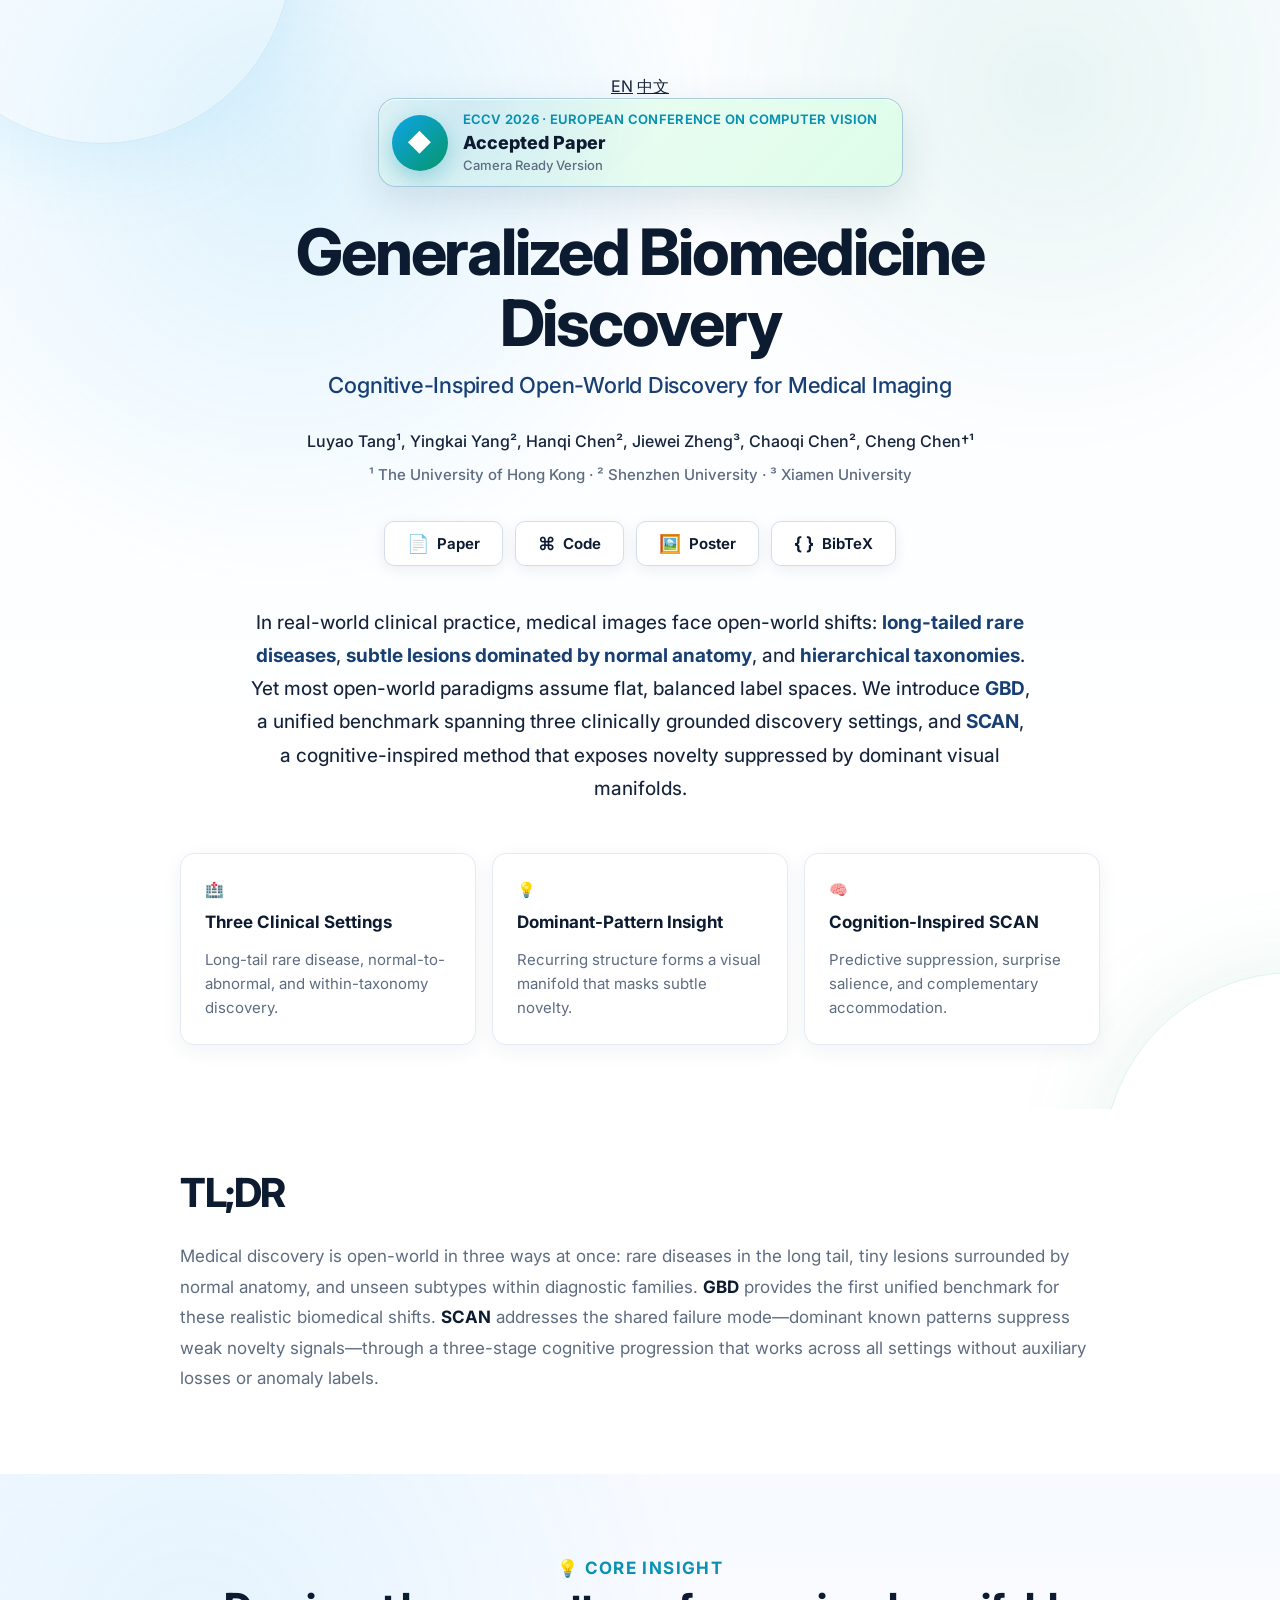
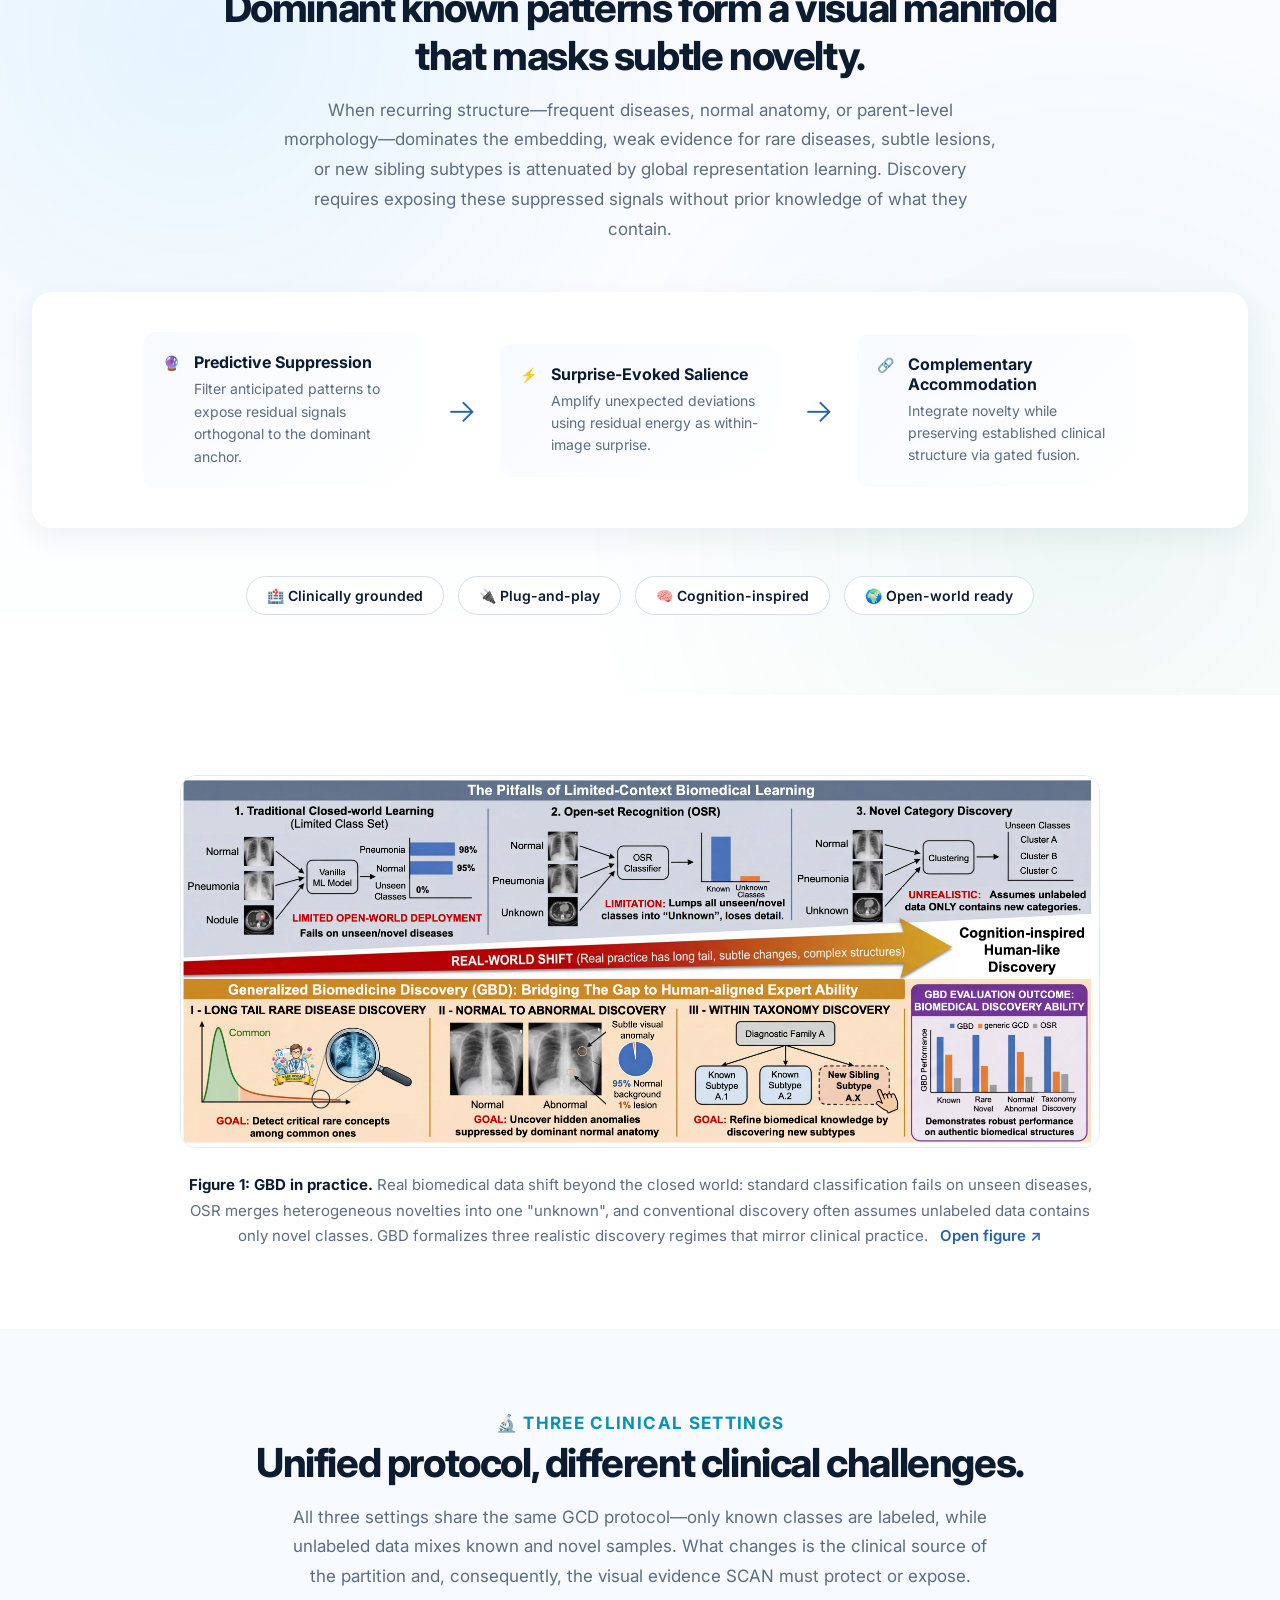
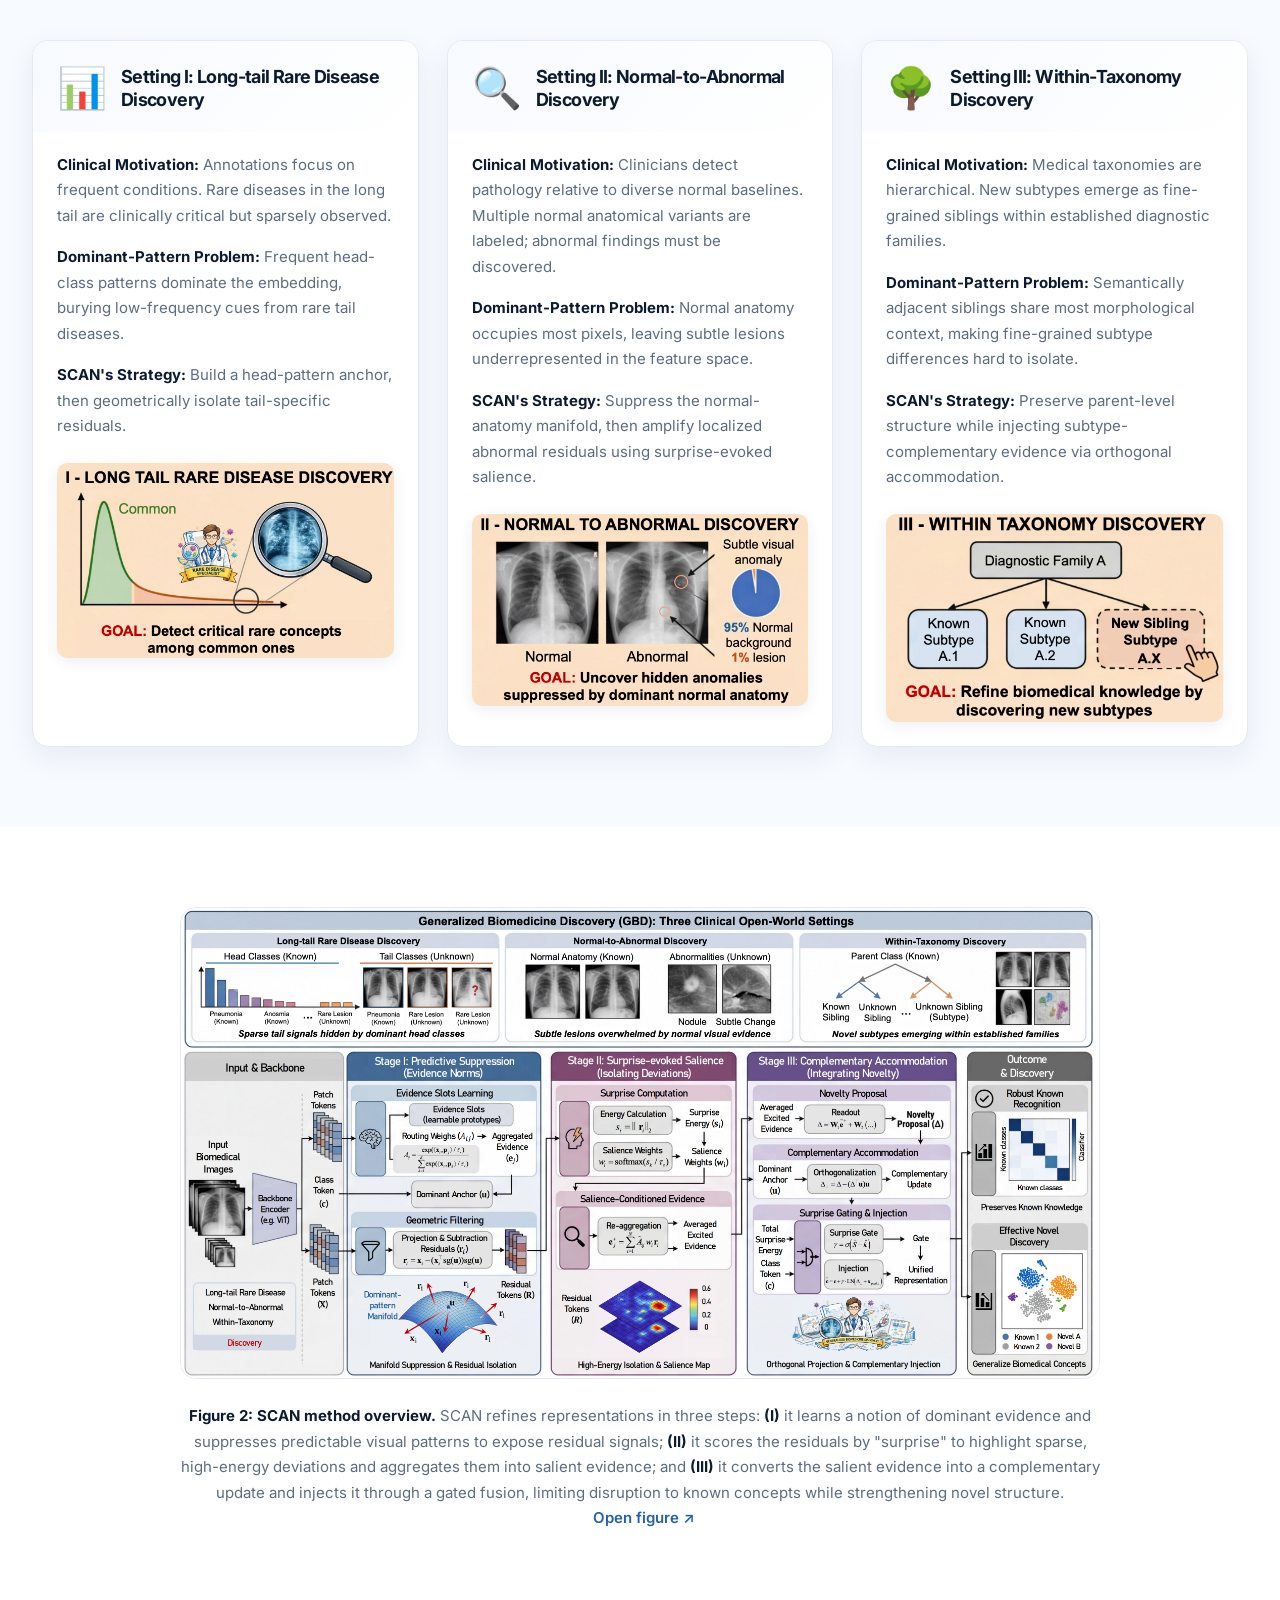
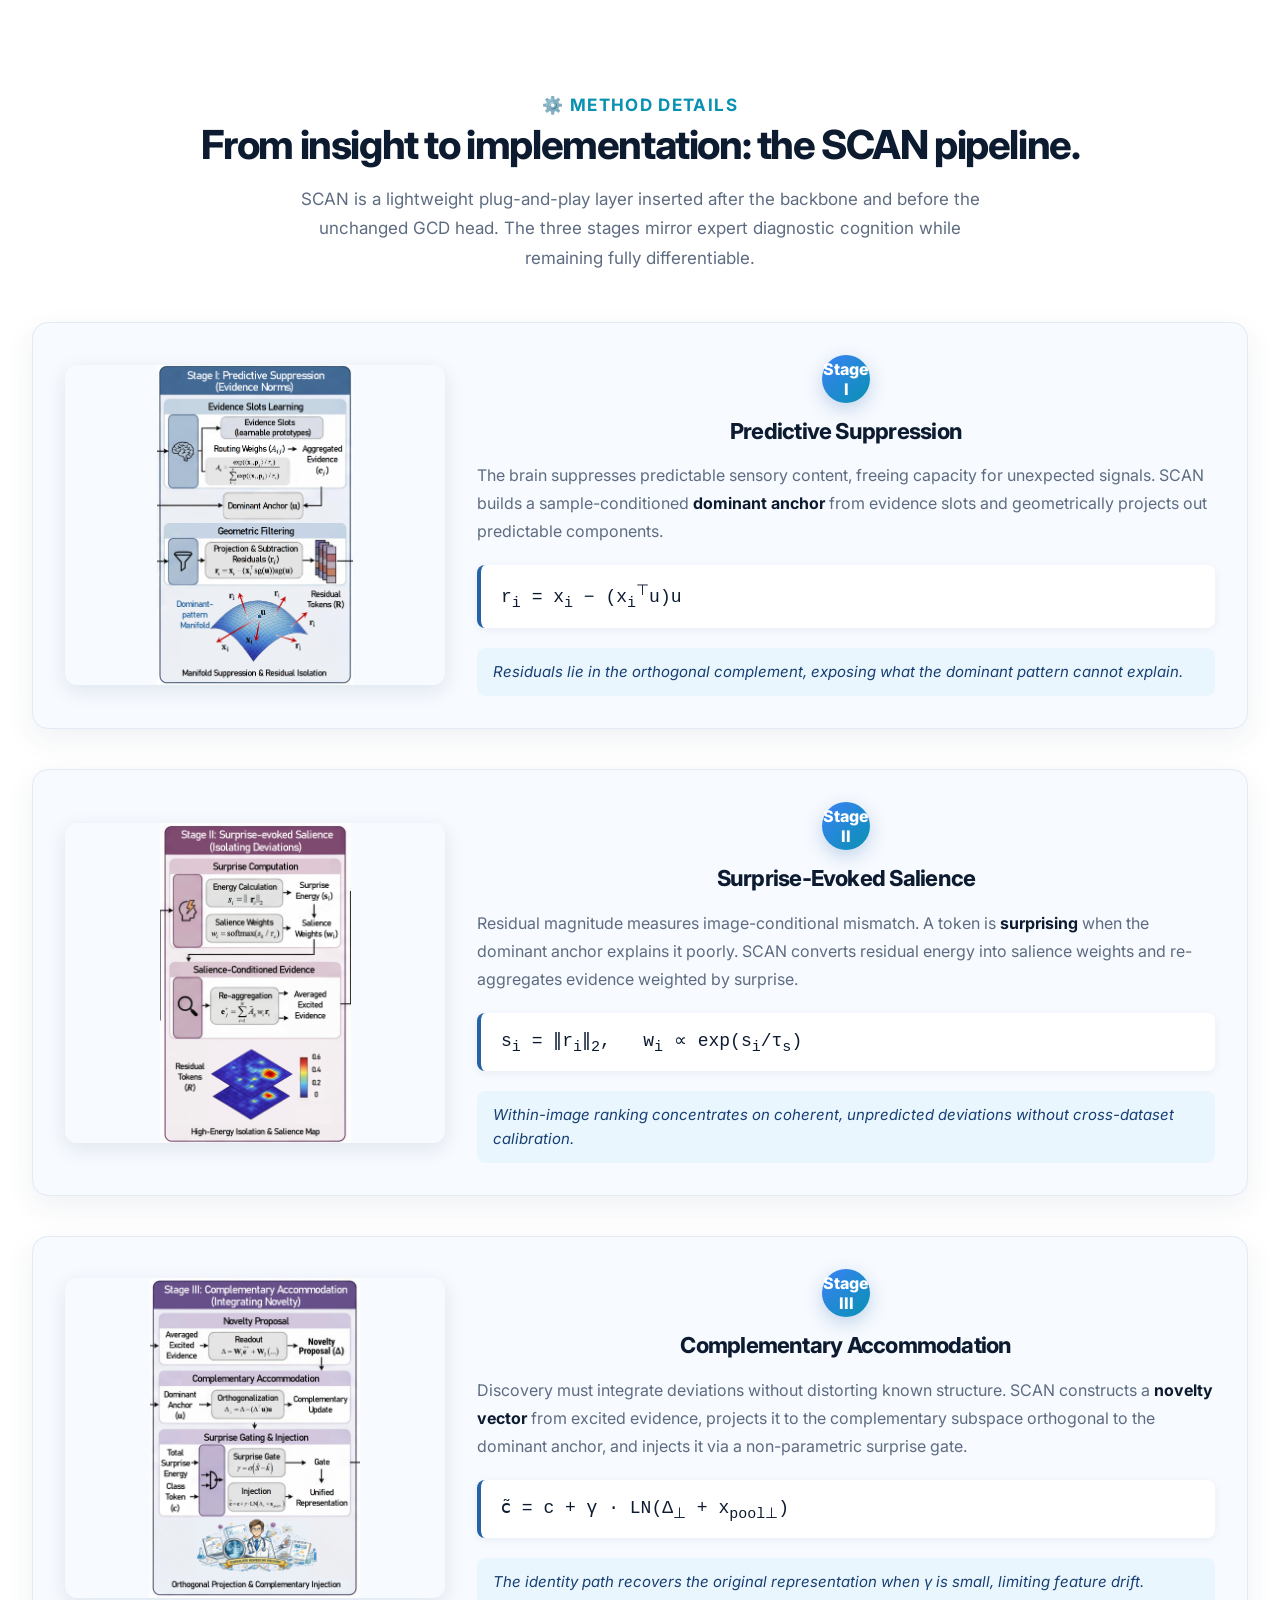
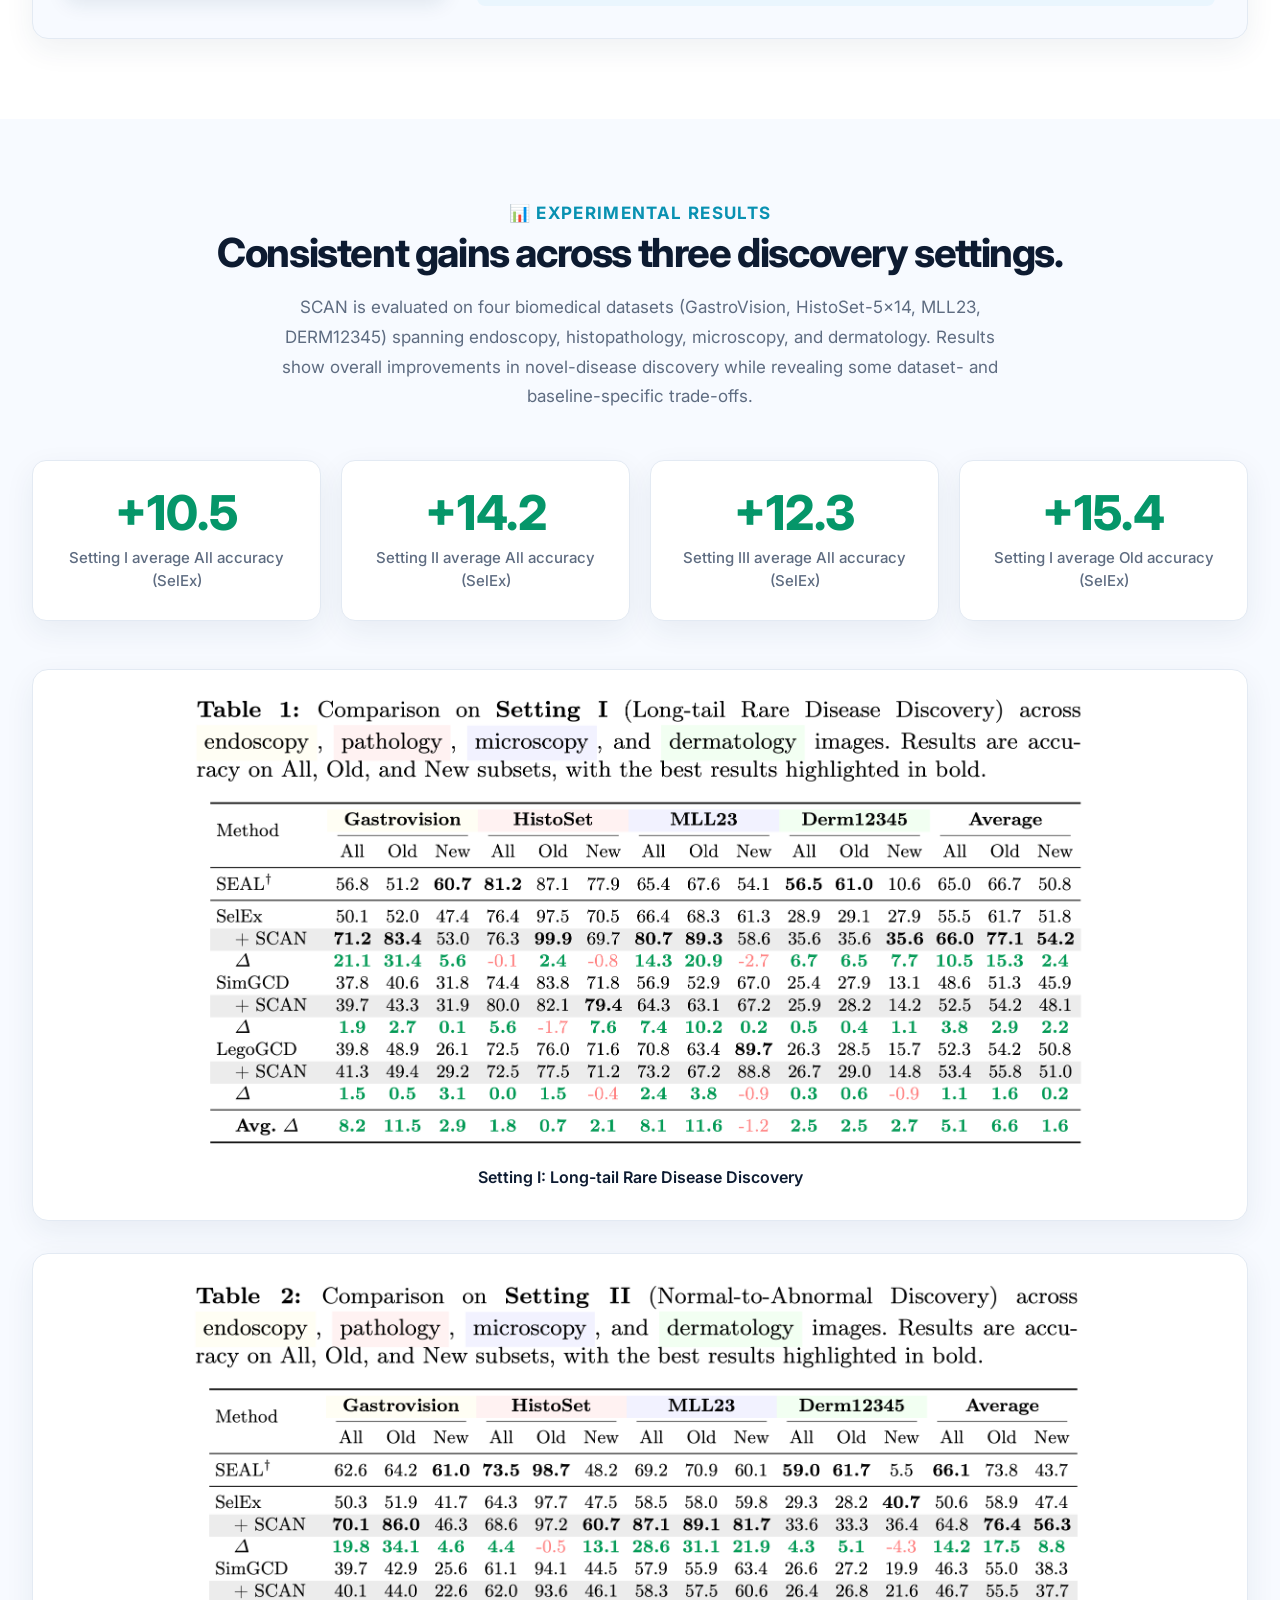
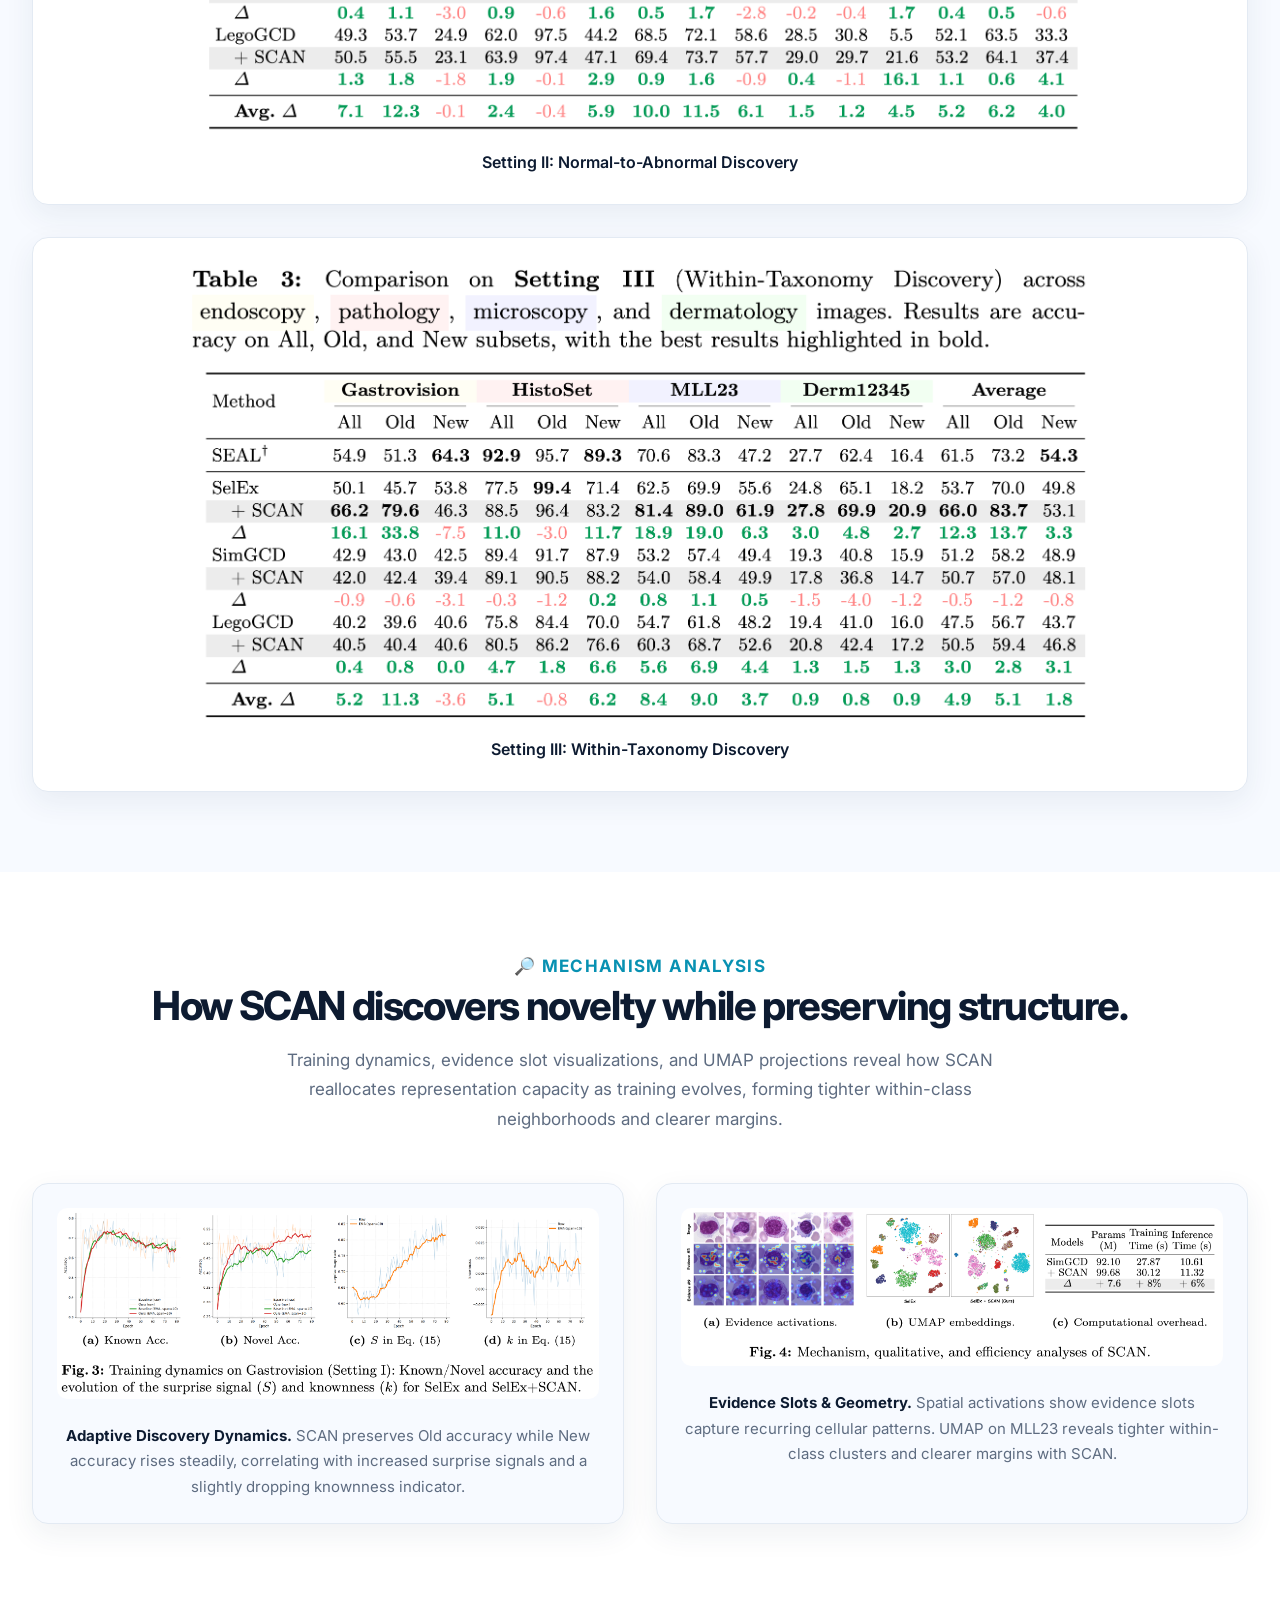
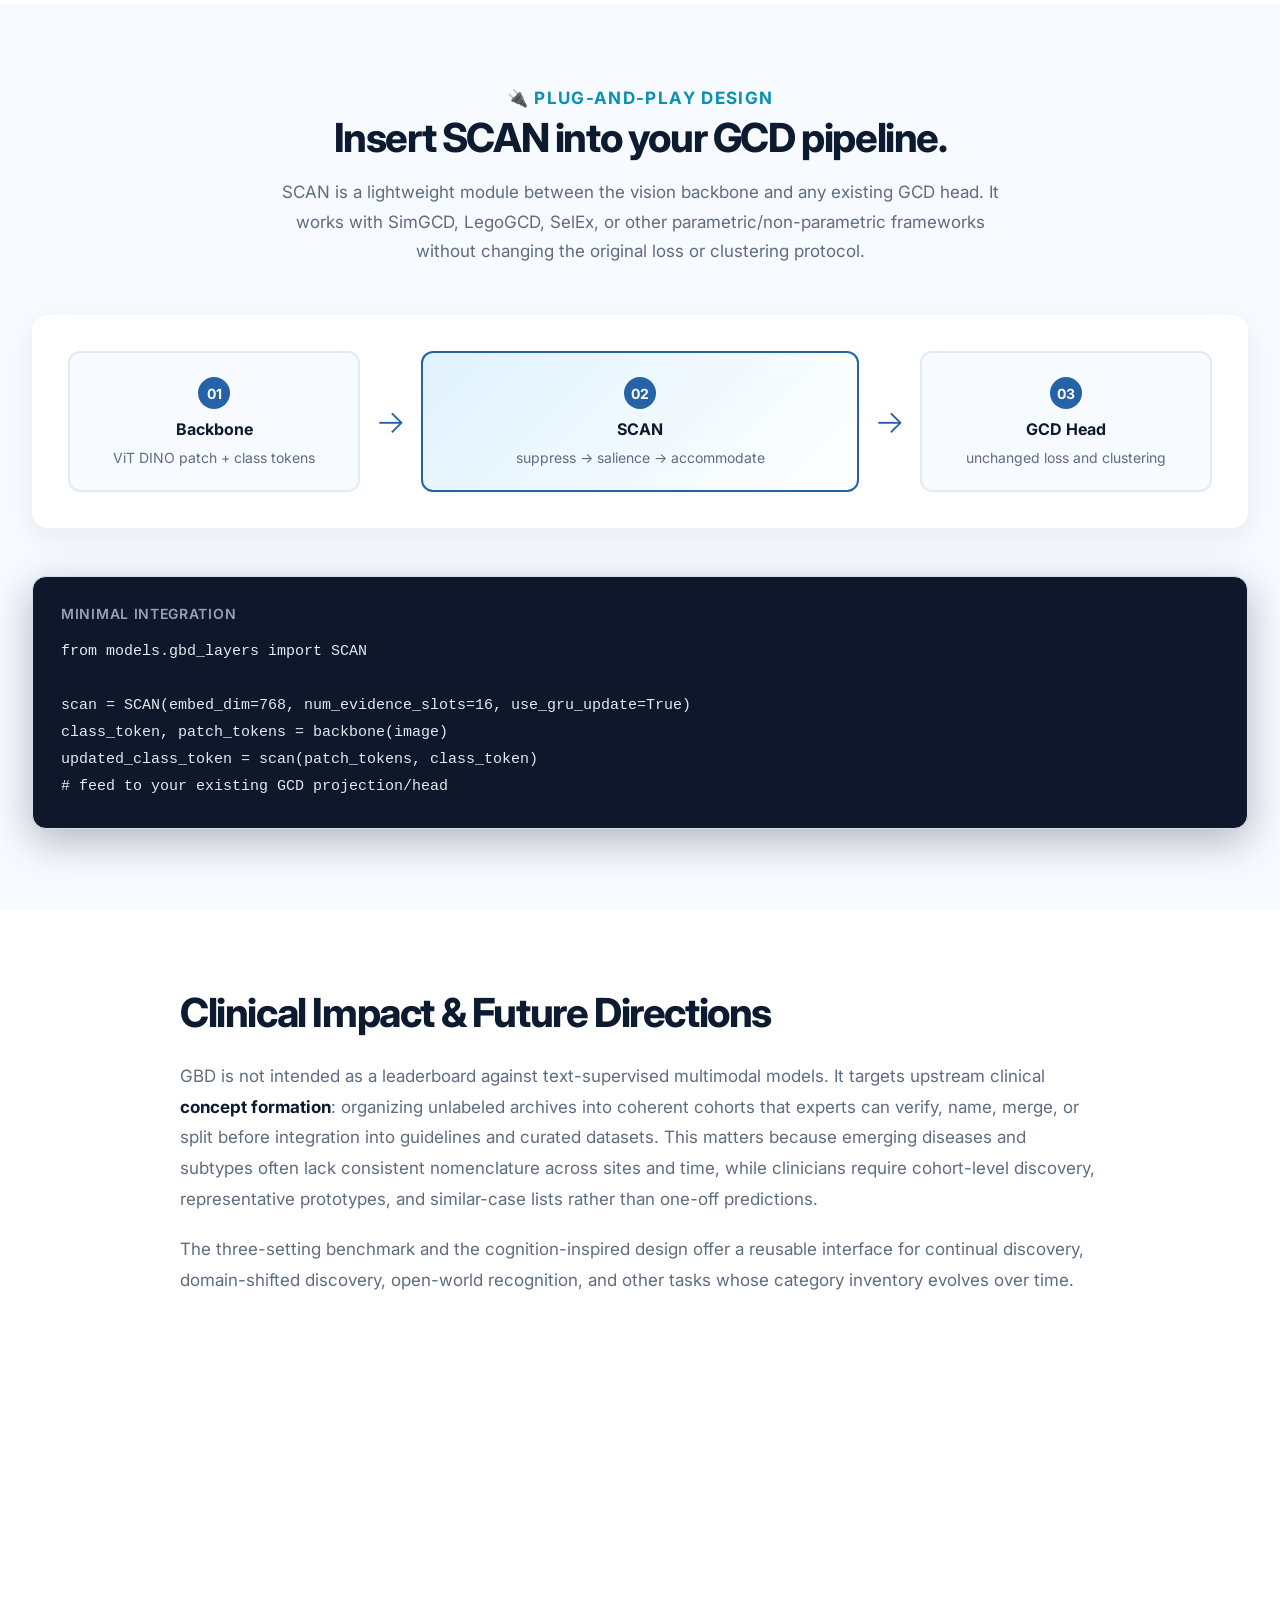
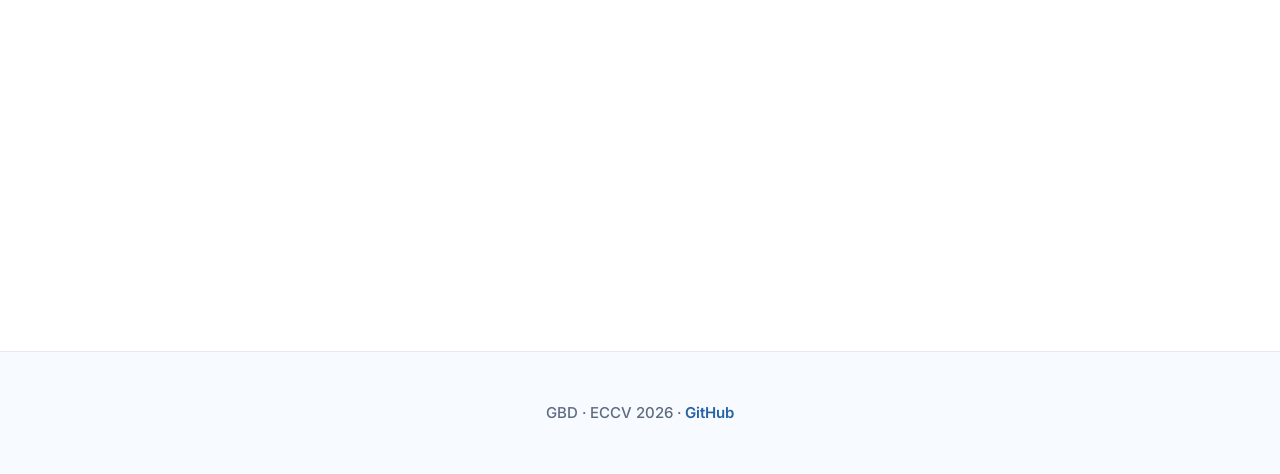
<file: docs/index.html>
<!DOCTYPE html>
<html lang="en">
  <head>
    <meta charset="UTF-8" />
    <meta name="viewport" content="width=device-width, initial-scale=1.0" />
    <title>GBD · Generalized Biomedicine Discovery</title>
    <meta name="description" content="Generalized Biomedicine Discovery: A clinically grounded open-world paradigm for discovering rare diseases, subtle lesions, and hierarchical subtypes in medical imaging." />
    <link rel="preconnect" href="https://fonts.googleapis.com" />
    <link rel="preconnect" href="https://fonts.gstatic.com" crossorigin />
    <link href="https://fonts.googleapis.com/css2?family=Inter:wght@400;500;600;700;800&display=swap" rel="stylesheet" />
    <link rel="alternate" hreflang="zh-CN" href="zh/" />
    <link rel="stylesheet" href="styles.css?v=20260909-1" />
    <link rel="icon" href="favicon.svg" type="image/svg+xml" />
  </head>
  <body>
    <div class="page">
      <header class="hero-block">
        <nav class="language-switch" aria-label="Language selection">
          <a class="active" href="./" lang="en" aria-current="page">EN</a>
          <span aria-hidden="true"></span>
          <a href="zh/" lang="zh-CN">中文</a>
        </nav>
        <div class="container narrow">
          <div class="award-showcase" aria-label="ECCV 2026 paper">
            <div class="award-emblem" aria-hidden="true">
              <span class="award-spark">✦</span><span class="award-trophy">◆</span><span class="award-spark">✦</span>
            </div>
            <div class="award-copy">
              <span class="award-event">ECCV 2026 · European Conference on Computer Vision</span>
              <strong>Accepted Paper</strong>
              <span class="award-oral">Camera Ready Version</span>
            </div>
          </div>
          <h1>Generalized Biomedicine Discovery</h1>
          <p class="subtitle">Cognitive-Inspired Open-World Discovery for Medical Imaging</p>
          <div class="authors" aria-label="Paper authors">
            <span>Luyao Tang¹</span>, <span>Yingkai Yang²</span>, <span>Hanqi Chen²</span>, <span>Jiewei Zheng³</span>,
            <span>Chaoqi Chen²</span>, <span>Cheng Chen†¹</span>
          </div>
          <p class="venue-line">¹ The University of Hong Kong · ² Shenzhen University · ³ Xiamen University</p>
          <div class="project-links" aria-label="Project resources">
            <a class="project-link" href="ECCV2026___Generalized_Biomedicine_Discovery__Camera_Ready_.pdf" target="_blank" rel="noopener noreferrer"><span aria-hidden="true">📄</span><span>Paper</span></a>
            <a class="project-link" href="https://github.com/lytang63/generalized-biomedicine-discovery" target="_blank" rel="noopener noreferrer"><span aria-hidden="true">⌘</span><span>Code</span></a>
            <a class="project-link" href="assets/Generalized_Biomedicine_Discovery_ECCV2026_Poster_v3_3840x2880.png" target="_blank" rel="noopener noreferrer"><span aria-hidden="true">🖼️</span><span>Poster</span></a>
            <a class="project-link" href="#citation"><span aria-hidden="true">{ }</span><span>BibTeX</span></a>
          </div>
          <p class="lede">
            In real-world clinical practice, medical images face open-world shifts: <strong>long-tailed rare diseases</strong>,
            <strong>subtle lesions dominated by normal anatomy</strong>, and <strong>hierarchical taxonomies</strong>.
            Yet most open-world paradigms assume flat, balanced label spaces. We introduce <strong>GBD</strong>, a unified
            benchmark spanning three clinically grounded discovery settings, and <strong>SCAN</strong>, a cognitive-inspired
            method that exposes novelty suppressed by dominant visual manifolds.
          </p>
          <div class="hero-proof" aria-label="GBD contributions">
            <div class="proof-card fragmented"><span class="proof-icon" aria-hidden="true">🏥</span><strong>Three Clinical Settings</strong><span>Long-tail rare disease, normal-to-abnormal, and within-taxonomy discovery.</span></div>
            <div class="proof-card balanced"><span class="proof-icon" aria-hidden="true">💡</span><strong>Dominant-Pattern Insight</strong><span>Recurring structure forms a visual manifold that masks subtle novelty.</span></div>
            <div class="proof-card over-mixed"><span class="proof-icon" aria-hidden="true">🧠</span><strong>Cognition-Inspired SCAN</strong><span>Predictive suppression, surprise salience, and complementary accommodation.</span></div>
          </div>
        </div>
      </header>

      <main>
        <section class="text-section first-section">
          <div class="container narrow prose">
            <h2>TL;DR</h2>
            <p>
              Medical discovery is open-world in three ways at once: rare diseases in the long tail, tiny lesions surrounded
              by normal anatomy, and unseen subtypes within diagnostic families. <strong>GBD</strong> provides the first
              unified benchmark for these realistic biomedical shifts. <strong>SCAN</strong> addresses the shared failure mode—dominant
              known patterns suppress weak novelty signals—through a three-stage cognitive progression that works across all
              settings without auxiliary losses or anomaly labels.
            </p>
          </div>
        </section>

        <section class="core-insight-section">
          <div class="container wide">
            <div class="section-heading core-insight-heading">
              <p class="section-kicker">💡 Core insight</p>
              <h2>Dominant known patterns form a visual manifold that masks subtle novelty.</h2>
              <p>
                When recurring structure—frequent diseases, normal anatomy, or parent-level morphology—dominates the embedding,
                weak evidence for rare diseases, subtle lesions, or new sibling subtypes is attenuated by global representation
                learning. Discovery requires exposing these suppressed signals without prior knowledge of what they contain.
              </p>
            </div>
            <div class="insight-flow" aria-label="SCAN workflow">
              <div class="insight-step"><span class="insight-icon" aria-hidden="true">🔮</span><div><strong>Predictive Suppression</strong><span>Filter anticipated patterns to expose residual signals orthogonal to the dominant anchor.</span></div></div>
              <span class="flow-arrow" aria-hidden="true">→</span>
              <div class="insight-step"><span class="insight-icon" aria-hidden="true">⚡</span><div><strong>Surprise-Evoked Salience</strong><span>Amplify unexpected deviations using residual energy as within-image surprise.</span></div></div>
              <span class="flow-arrow" aria-hidden="true">→</span>
              <div class="insight-step"><span class="insight-icon" aria-hidden="true">🔗</span><div><strong>Complementary Accommodation</strong><span>Integrate novelty while preserving established clinical structure via gated fusion.</span></div></div>
            </div>
            <div class="keyword-row" aria-label="Core properties">
              <span>🏥 Clinically grounded</span><span>🔌 Plug-and-play</span><span>🧠 Cognition-inspired</span><span>🌍 Open-world ready</span>
            </div>
          </div>
        </section>

        <section class="figure-section">
          <div class="container narrow">
            <figure class="insight-figure">
              <a class="figure-link" href="assets/图 1.png" target="_blank" rel="noopener noreferrer" aria-label="Open GBD in practice figure">
                <img src="assets/图 1.png" alt="GBD in practice: three realistic discovery regimes for long-tail rare disease, normal-to-abnormal, and within-taxonomy discovery." loading="lazy" />
              </a>
              <figcaption><strong>Figure 1: GBD in practice.</strong> Real biomedical data shift beyond the closed world: standard classification fails on unseen diseases, OSR merges heterogeneous novelties into one "unknown", and conventional discovery often assumes unlabeled data contains only novel classes. GBD formalizes three realistic discovery regimes that mirror clinical practice. <a class="figure-download" href="assets/图 1.png" target="_blank" rel="noopener noreferrer">Open figure <span aria-hidden="true">↗</span></a></figcaption>
            </figure>
          </div>
        </section>

        <section class="settings-section">
          <div class="container wide">
            <div class="section-heading">
              <p class="section-kicker">🔬 Three Clinical Settings</p>
              <h2>Unified protocol, different clinical challenges.</h2>
              <p>
                All three settings share the same GCD protocol—only known classes are labeled, while unlabeled data mixes
                known and novel samples. What changes is the clinical source of the partition and, consequently, the visual
                evidence SCAN must protect or expose.
              </p>
            </div>
            <div class="settings-grid">
              <article class="setting-card">
                <div class="setting-header">
                  <span class="setting-icon">📊</span>
                  <h3>Setting I: Long-tail Rare Disease Discovery</h3>
                </div>
                <div class="setting-body">
                  <p><strong>Clinical Motivation:</strong> Annotations focus on frequent conditions. Rare diseases in the long tail are clinically critical but sparsely observed.</p>
                  <p><strong>Dominant-Pattern Problem:</strong> Frequent head-class patterns dominate the embedding, burying low-frequency cues from rare tail diseases.</p>
                  <p><strong>SCAN's Strategy:</strong> Build a head-pattern anchor, then geometrically isolate tail-specific residuals.</p>
                  <img src="assets/图 1 setting1.png" alt="Setting I: Long-tail rare disease discovery" loading="lazy" />
                </div>
              </article>

              <article class="setting-card">
                <div class="setting-header">
                  <span class="setting-icon">🔍</span>
                  <h3>Setting II: Normal-to-Abnormal Discovery</h3>
                </div>
                <div class="setting-body">
                  <p><strong>Clinical Motivation:</strong> Clinicians detect pathology relative to diverse normal baselines. Multiple normal anatomical variants are labeled; abnormal findings must be discovered.</p>
                  <p><strong>Dominant-Pattern Problem:</strong> Normal anatomy occupies most pixels, leaving subtle lesions underrepresented in the feature space.</p>
                  <p><strong>SCAN's Strategy:</strong> Suppress the normal-anatomy manifold, then amplify localized abnormal residuals using surprise-evoked salience.</p>
                  <img src="assets/图 1 setting2.png" alt="Setting II: Normal-to-abnormal discovery" loading="lazy" />
                </div>
              </article>

              <article class="setting-card">
                <div class="setting-header">
                  <span class="setting-icon">🌳</span>
                  <h3>Setting III: Within-Taxonomy Discovery</h3>
                </div>
                <div class="setting-body">
                  <p><strong>Clinical Motivation:</strong> Medical taxonomies are hierarchical. New subtypes emerge as fine-grained siblings within established diagnostic families.</p>
                  <p><strong>Dominant-Pattern Problem:</strong> Semantically adjacent siblings share most morphological context, making fine-grained subtype differences hard to isolate.</p>
                  <p><strong>SCAN's Strategy:</strong> Preserve parent-level structure while injecting subtype-complementary evidence via orthogonal accommodation.</p>
                  <img src="assets/图 1 setting3.png" alt="Setting III: Within-taxonomy discovery" loading="lazy" />
                </div>
              </article>
            </div>
          </div>
        </section>

        <section class="figure-section method-section">
          <div class="container narrow">
            <figure class="insight-figure">
              <a class="figure-link" href="assets/图 2.png" target="_blank" rel="noopener noreferrer" aria-label="Open SCAN method overview">
                <img src="assets/图 2.png" alt="SCAN method overview: three-stage cognitive progression from predictive suppression to surprise-evoked salience to complementary accommodation." loading="lazy" />
              </a>
              <figcaption><strong>Figure 2: SCAN method overview.</strong> SCAN refines representations in three steps: <strong>(I)</strong> it learns a notion of dominant evidence and suppresses predictable visual patterns to expose residual signals; <strong>(II)</strong> it scores the residuals by "surprise" to highlight sparse, high-energy deviations and aggregates them into salient evidence; and <strong>(III)</strong> it converts the salient evidence into a complementary update and injects it through a gated fusion, limiting disruption to known concepts while strengthening novel structure. <a class="figure-download" href="assets/图 2.png" target="_blank" rel="noopener noreferrer">Open figure <span aria-hidden="true">↗</span></a></figcaption>
            </figure>
          </div>
        </section>

        <section class="method-detail-section">
          <div class="container wide">
            <div class="section-heading">
              <p class="section-kicker">⚙️ Method Details</p>
              <h2>From insight to implementation: the SCAN pipeline.</h2>
              <p>
                SCAN is a lightweight plug-and-play layer inserted after the backbone and before the unchanged GCD head.
                The three stages mirror expert diagnostic cognition while remaining fully differentiable.
              </p>
            </div>
            <div class="method-stages">
              <article class="stage-card">
                <div class="stage-visual">
                  <img src="assets/图 2 stage1.png" alt="Stage I: Predictive Suppression" loading="lazy" />
                </div>
                <div class="stage-content">
                  <div class="stage-header">
                    <span class="stage-number">Stage I</span>
                    <h3>Predictive Suppression</h3>
                  </div>
                  <p class="stage-desc">The brain suppresses predictable sensory content, freeing capacity for unexpected signals. SCAN builds a sample-conditioned <strong>dominant anchor</strong> from evidence slots and geometrically projects out predictable components.</p>
                  <div class="stage-math">
                    <code>r<sub>i</sub> = x<sub>i</sub> − (x<sub>i</sub><sup>⊤</sup>u)u</code>
                  </div>
                  <p class="stage-note">Residuals lie in the orthogonal complement, exposing what the dominant pattern cannot explain.</p>
                </div>
              </article>

              <article class="stage-card">
                <div class="stage-visual">
                  <img src="assets/图 2 stage2.png" alt="Stage II: Surprise-Evoked Salience" loading="lazy" />
                </div>
                <div class="stage-content">
                  <div class="stage-header">
                    <span class="stage-number">Stage II</span>
                    <h3>Surprise-Evoked Salience</h3>
                  </div>
                  <p class="stage-desc">Residual magnitude measures image-conditional mismatch. A token is <strong>surprising</strong> when the dominant anchor explains it poorly. SCAN converts residual energy into salience weights and re-aggregates evidence weighted by surprise.</p>
                  <div class="stage-math">
                    <code>s<sub>i</sub> = ‖r<sub>i</sub>‖<sub>2</sub>, &nbsp; w<sub>i</sub> ∝ exp(s<sub>i</sub>/τ<sub>s</sub>)</code>
                  </div>
                  <p class="stage-note">Within-image ranking concentrates on coherent, unpredicted deviations without cross-dataset calibration.</p>
                </div>
              </article>

              <article class="stage-card">
                <div class="stage-visual">
                  <img src="assets/图 2 stage3.png" alt="Stage III: Complementary Accommodation" loading="lazy" />
                </div>
                <div class="stage-content">
                  <div class="stage-header">
                    <span class="stage-number">Stage III</span>
                    <h3>Complementary Accommodation</h3>
                  </div>
                  <p class="stage-desc">Discovery must integrate deviations without distorting known structure. SCAN constructs a <strong>novelty vector</strong> from excited evidence, projects it to the complementary subspace orthogonal to the dominant anchor, and injects it via a non-parametric surprise gate.</p>
                  <div class="stage-math">
                    <code>c̃ = c + γ · LN(Δ<sub>⊥</sub> + x<sub>pool⊥</sub>)</code>
                  </div>
                  <p class="stage-note">The identity path recovers the original representation when γ is small, limiting feature drift.</p>
                </div>
              </article>
            </div>
          </div>
        </section>

        <section class="results-section" id="results">
          <div class="container wide">
            <div class="section-heading">
              <p class="section-kicker">📊 Experimental Results</p>
              <h2>Consistent gains across three discovery settings.</h2>
              <p>
                SCAN is evaluated on four biomedical datasets (GastroVision, HistoSet-5×14, MLL23, DERM12345) spanning
                endoscopy, histopathology, microscopy, and dermatology. Results show overall improvements in novel-disease
                discovery while revealing some dataset- and baseline-specific trade-offs.
              </p>
            </div>
            <div class="metric-grid">
              <div class="metric-card"><strong>+10.5</strong><span>Setting I average All accuracy (SelEx)</span></div>
              <div class="metric-card"><strong>+14.2</strong><span>Setting II average All accuracy (SelEx)</span></div>
              <div class="metric-card"><strong>+12.3</strong><span>Setting III average All accuracy (SelEx)</span></div>
              <div class="metric-card"><strong>+15.4</strong><span>Setting I average Old accuracy (SelEx)</span></div>
            </div>
            <div class="results-figures">
              <figure class="result-figure">
                <img src="assets/表 1.png" alt="Setting I: Long-tail rare disease discovery results" loading="lazy" />
                <figcaption>Setting I: Long-tail Rare Disease Discovery</figcaption>
              </figure>
              <figure class="result-figure">
                <img src="assets/表 2.png" alt="Setting II: Normal-to-abnormal discovery results" loading="lazy" />
                <figcaption>Setting II: Normal-to-Abnormal Discovery</figcaption>
              </figure>
              <figure class="result-figure">
                <img src="assets/表 3.png" alt="Setting III: Within-taxonomy discovery results" loading="lazy" />
                <figcaption>Setting III: Within-Taxonomy Discovery</figcaption>
              </figure>
            </div>
          </div>
        </section>

        <section class="analysis-section">
          <div class="container wide">
            <div class="section-heading">
              <p class="section-kicker">🔎 Mechanism Analysis</p>
              <h2>How SCAN discovers novelty while preserving structure.</h2>
              <p>
                Training dynamics, evidence slot visualizations, and UMAP projections reveal how SCAN reallocates
                representation capacity as training evolves, forming tighter within-class neighborhoods and clearer margins.
              </p>
            </div>
            <div class="analysis-grid">
              <figure class="analysis-card">
                <img src="assets/图 3.png" alt="Training dynamics on Gastrovision Setting I" loading="lazy" />
                <figcaption><strong>Adaptive Discovery Dynamics.</strong> SCAN preserves Old accuracy while New accuracy rises steadily, correlating with increased surprise signals and a slightly dropping knownness indicator.</figcaption>
              </figure>
              <figure class="analysis-card">
                <img src="assets/图 4.png" alt="Evidence activations, UMAP embeddings, and efficiency analysis" loading="lazy" />
                <figcaption><strong>Evidence Slots & Geometry.</strong> Spatial activations show evidence slots capture recurring cellular patterns. UMAP on MLL23 reveals tighter within-class clusters and clearer margins with SCAN.</figcaption>
              </figure>
            </div>
          </div>
        </section>

        <section class="compat-section">
          <div class="container wide">
            <div class="section-heading">
              <p class="section-kicker">🔌 Plug-and-Play Design</p>
              <h2>Insert SCAN into your GCD pipeline.</h2>
              <p>
                SCAN is a lightweight module between the vision backbone and any existing GCD head. It works with SimGCD,
                LegoGCD, SelEx, or other parametric/non-parametric frameworks without changing the original loss or clustering protocol.
              </p>
            </div>
            <div class="compat-grid">
              <div class="compat-card"><span>01</span><strong>Backbone</strong><em>ViT DINO patch + class tokens</em></div>
              <div class="compat-arrow" aria-hidden="true">→</div>
              <div class="compat-card accent"><span>02</span><strong>SCAN</strong><em>suppress → salience → accommodate</em></div>
              <div class="compat-arrow" aria-hidden="true">→</div>
              <div class="compat-card"><span>03</span><strong>GCD Head</strong><em>unchanged loss and clustering</em></div>
            </div>
            <div class="code-card">
              <div class="code-label">Minimal integration</div>
              <pre><code>from models.gbd_layers import SCAN

scan = SCAN(embed_dim=768, num_evidence_slots=16, use_gru_update=True)
class_token, patch_tokens = backbone(image)
updated_class_token = scan(patch_tokens, class_token)
# feed to your existing GCD projection/head</code></pre>
            </div>
          </div>
        </section>

        <section class="text-section">
          <div class="container narrow prose">
            <h2>Clinical Impact & Future Directions</h2>
            <p>
              GBD is not intended as a leaderboard against text-supervised multimodal models. It targets upstream clinical
              <strong>concept formation</strong>: organizing unlabeled archives into coherent cohorts that experts can verify,
              name, merge, or split before integration into guidelines and curated datasets. This matters because emerging
              diseases and subtypes often lack consistent nomenclature across sites and time, while clinicians require
              cohort-level discovery, representative prototypes, and similar-case lists rather than one-off predictions.
            </p>
            <p>
              The three-setting benchmark and the cognition-inspired design offer a reusable interface for continual discovery,
              domain-shifted discovery, open-world recognition, and other tasks whose category inventory evolves over time.
            </p>
          </div>
        </section>

        <section class="citation-section" id="citation">
          <div class="container narrow">
            <div class="section-heading">
              <p class="section-kicker">Reference</p>
              <h2>Citation</h2>
              <p>If you use GBD or SCAN in your research, please cite:</p>
            </div>
            <div class="citation-card">
              <button class="copy-button" type="button" aria-label="Copy BibTeX citation" data-default-label="Copy BibTeX" data-copied-label="Copied">Copy BibTeX</button>
              <pre><code id="bibtex">@inproceedings{tang2026gbd,
  title={Generalized Biomedicine Discovery},
  author={Tang, Luyao and Yang, Yingkai and Chen, Hanqi and Zheng, Jiewei and Chen, Chaoqi and Chen, Cheng},
  booktitle={European Conference on Computer Vision (ECCV)},
  year={2026}
}</code></pre>
              <p class="copy-status" role="status" aria-live="polite" data-copied-message="BibTeX copied to clipboard."></p>
            </div>
          </div>
        </section>
      </main>

      <footer class="site-footer">
        <div class="container narrow">
          <p>GBD · ECCV 2026 · <a href="https://github.com/lytang63/generalized-biomedicine-discovery" target="_blank" rel="noopener noreferrer">GitHub</a></p>
        </div>
      </footer>
    </div>
    <script src="script.js?v=20260909-1"></script>
  </body>
</html>
</file>
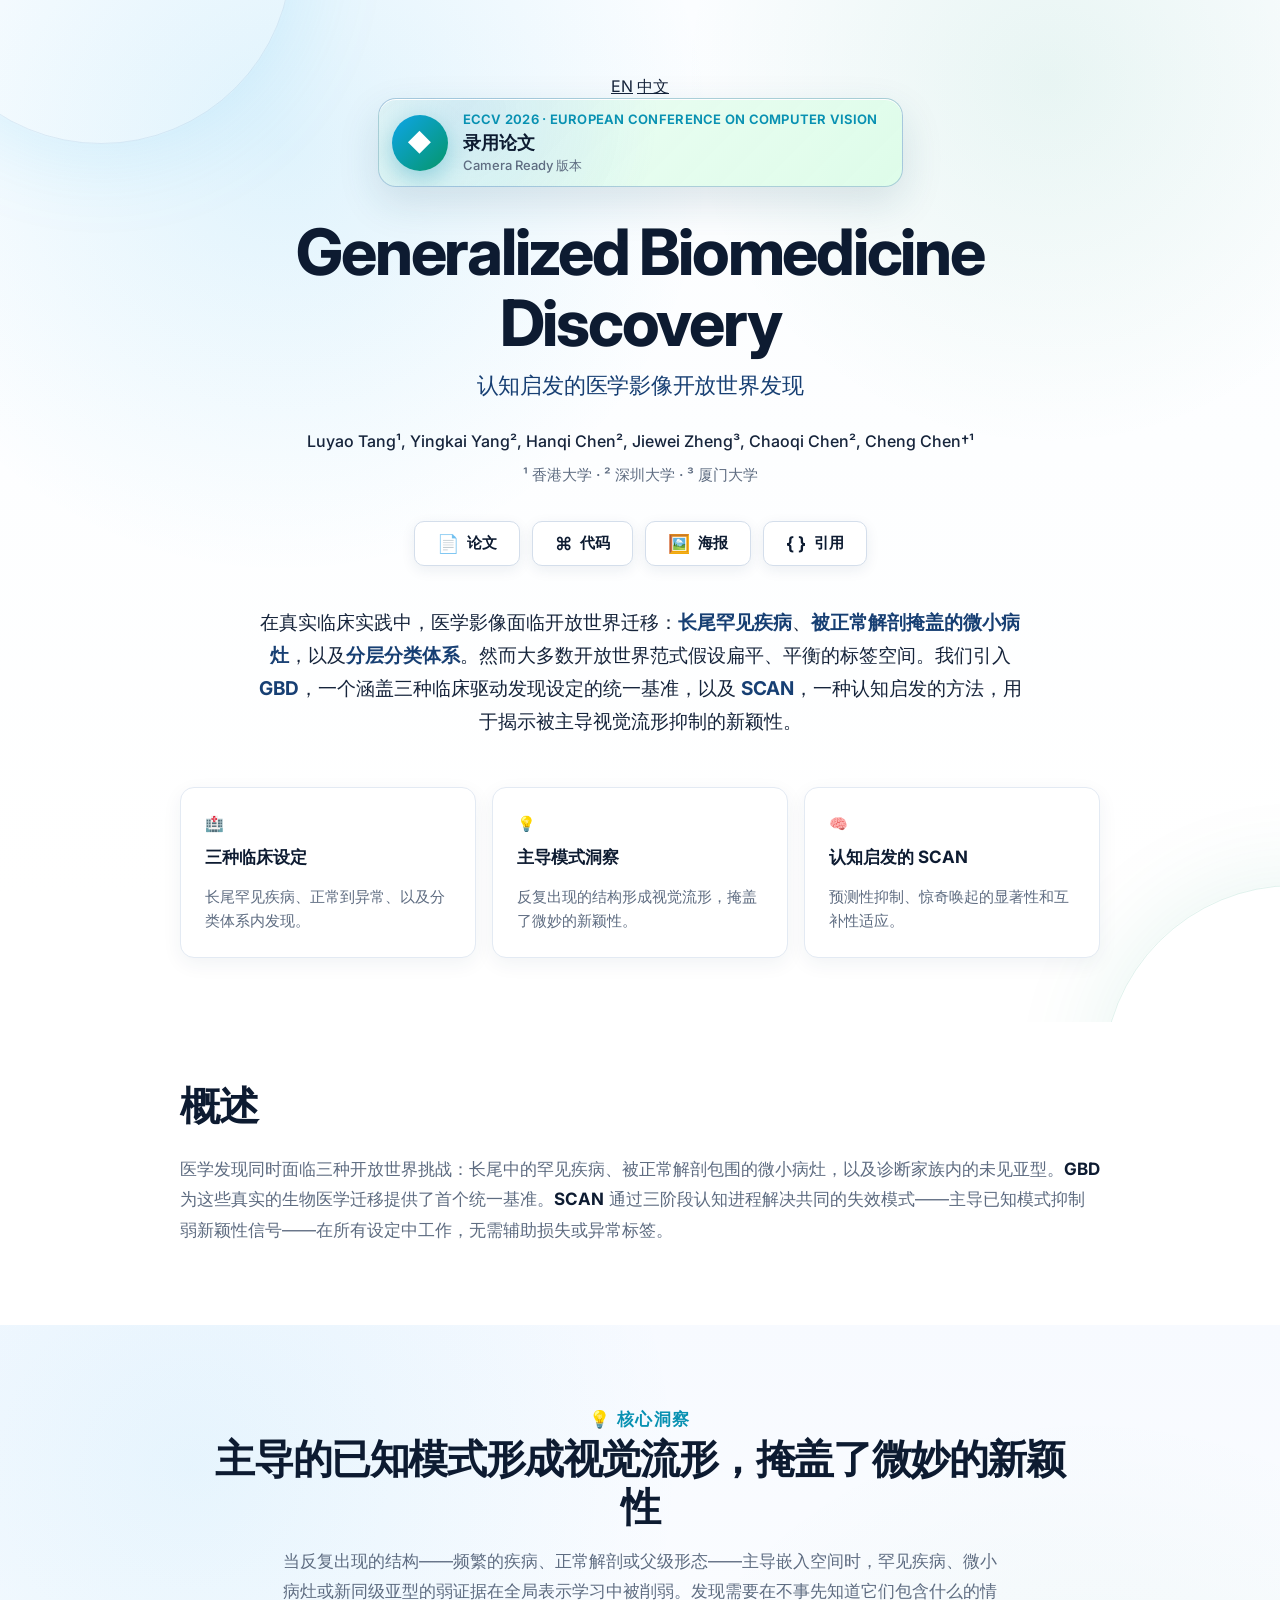
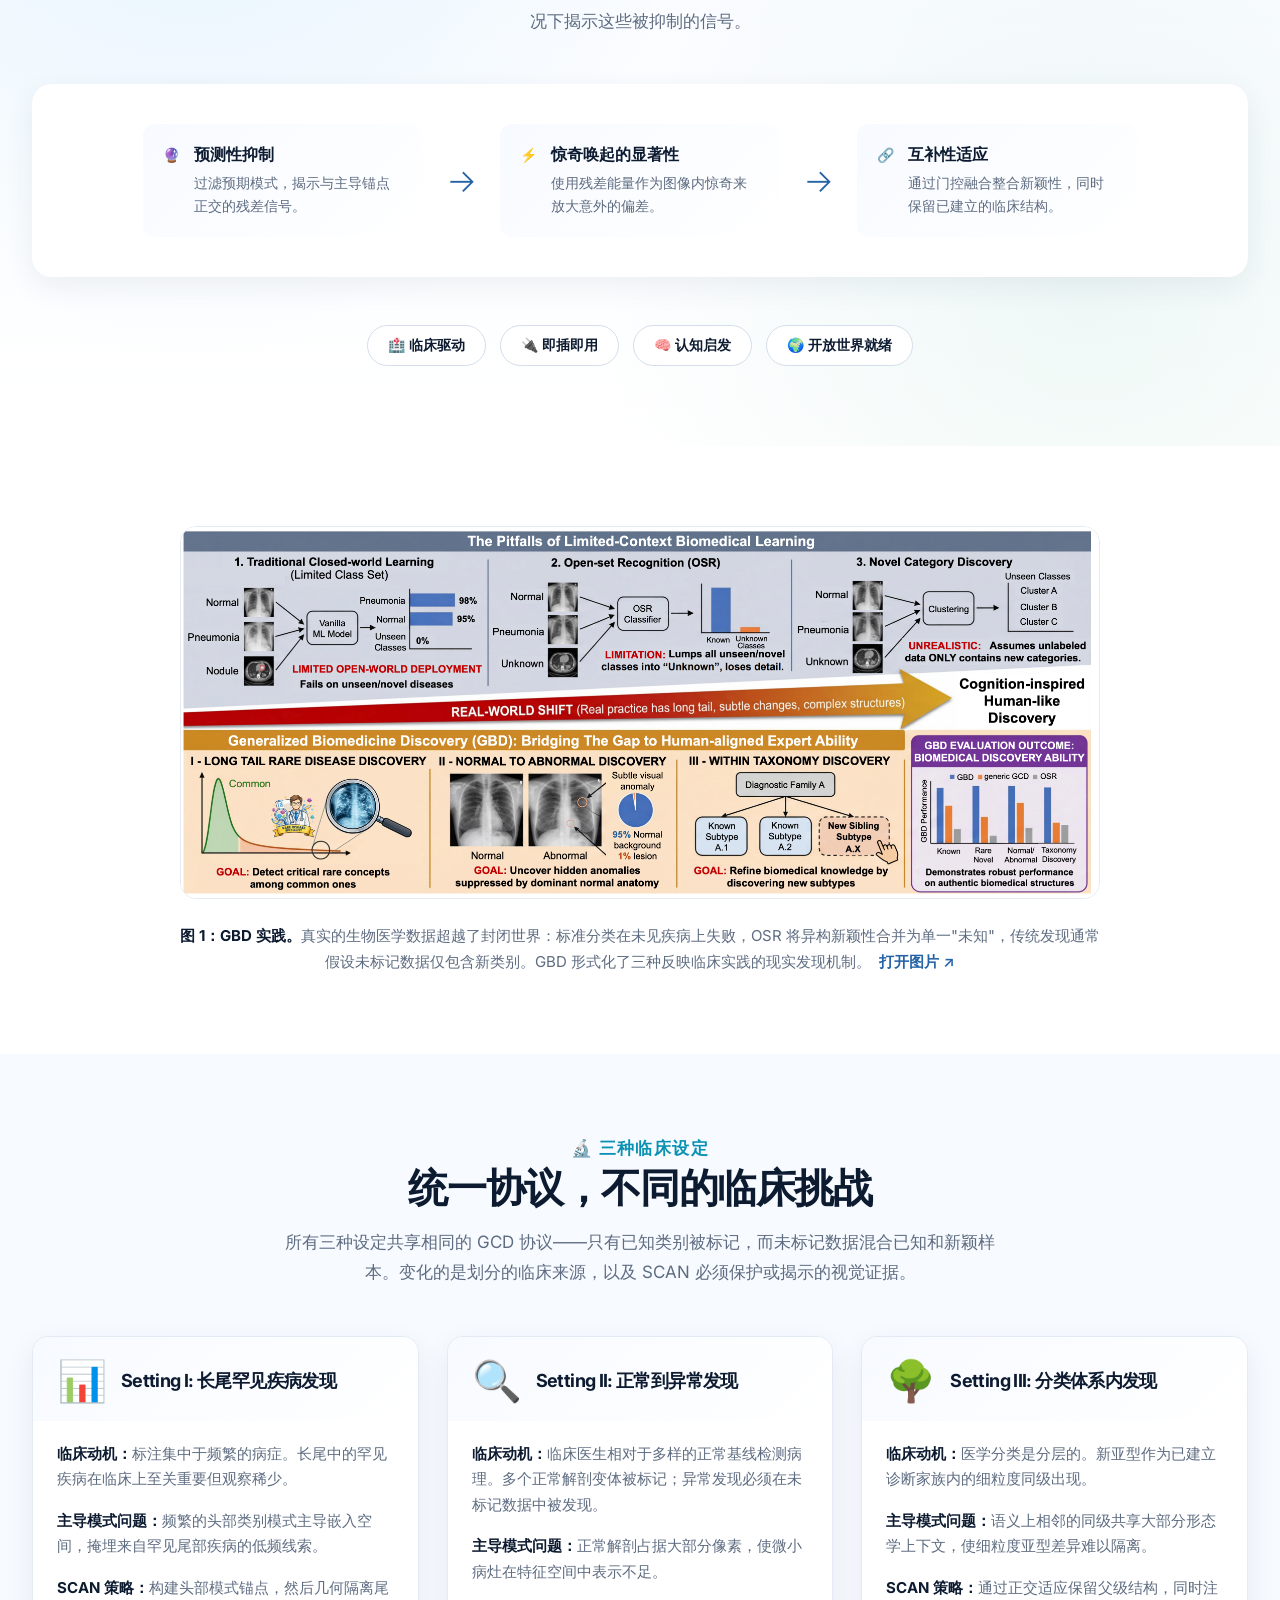
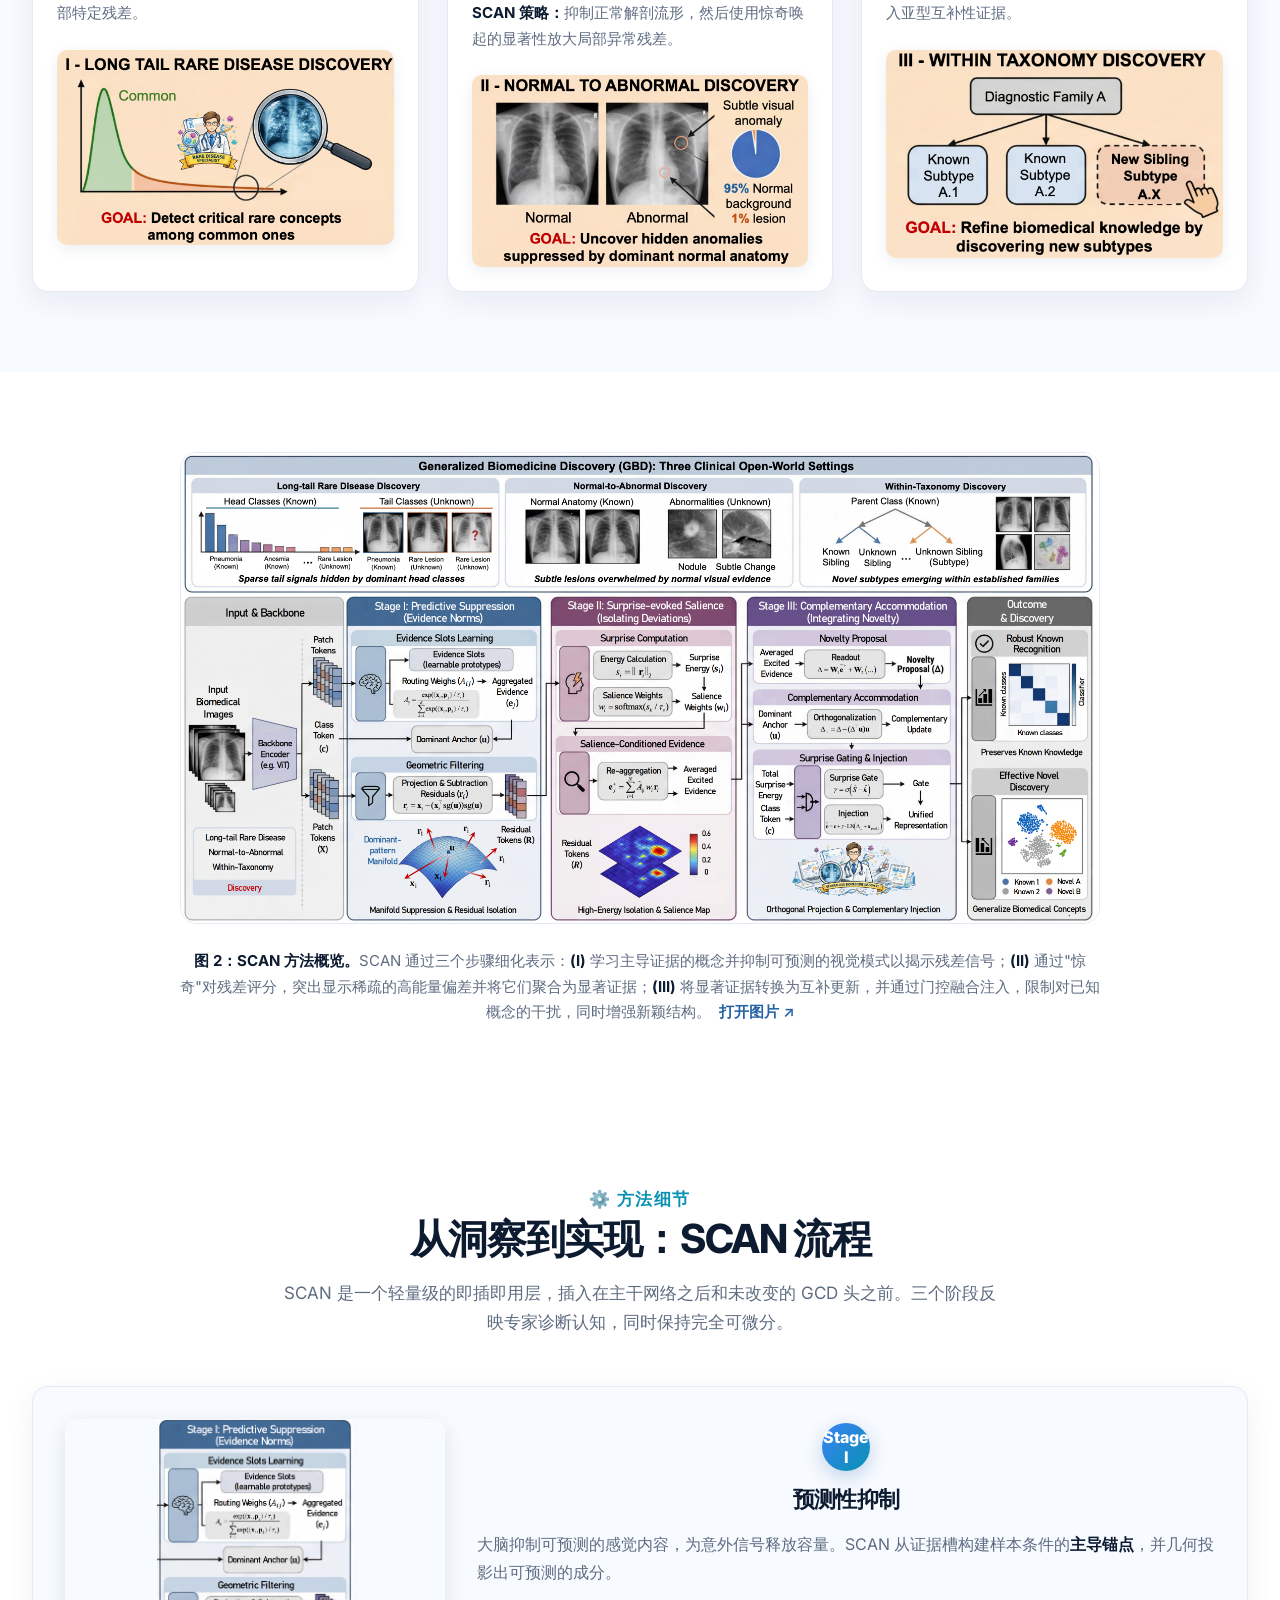
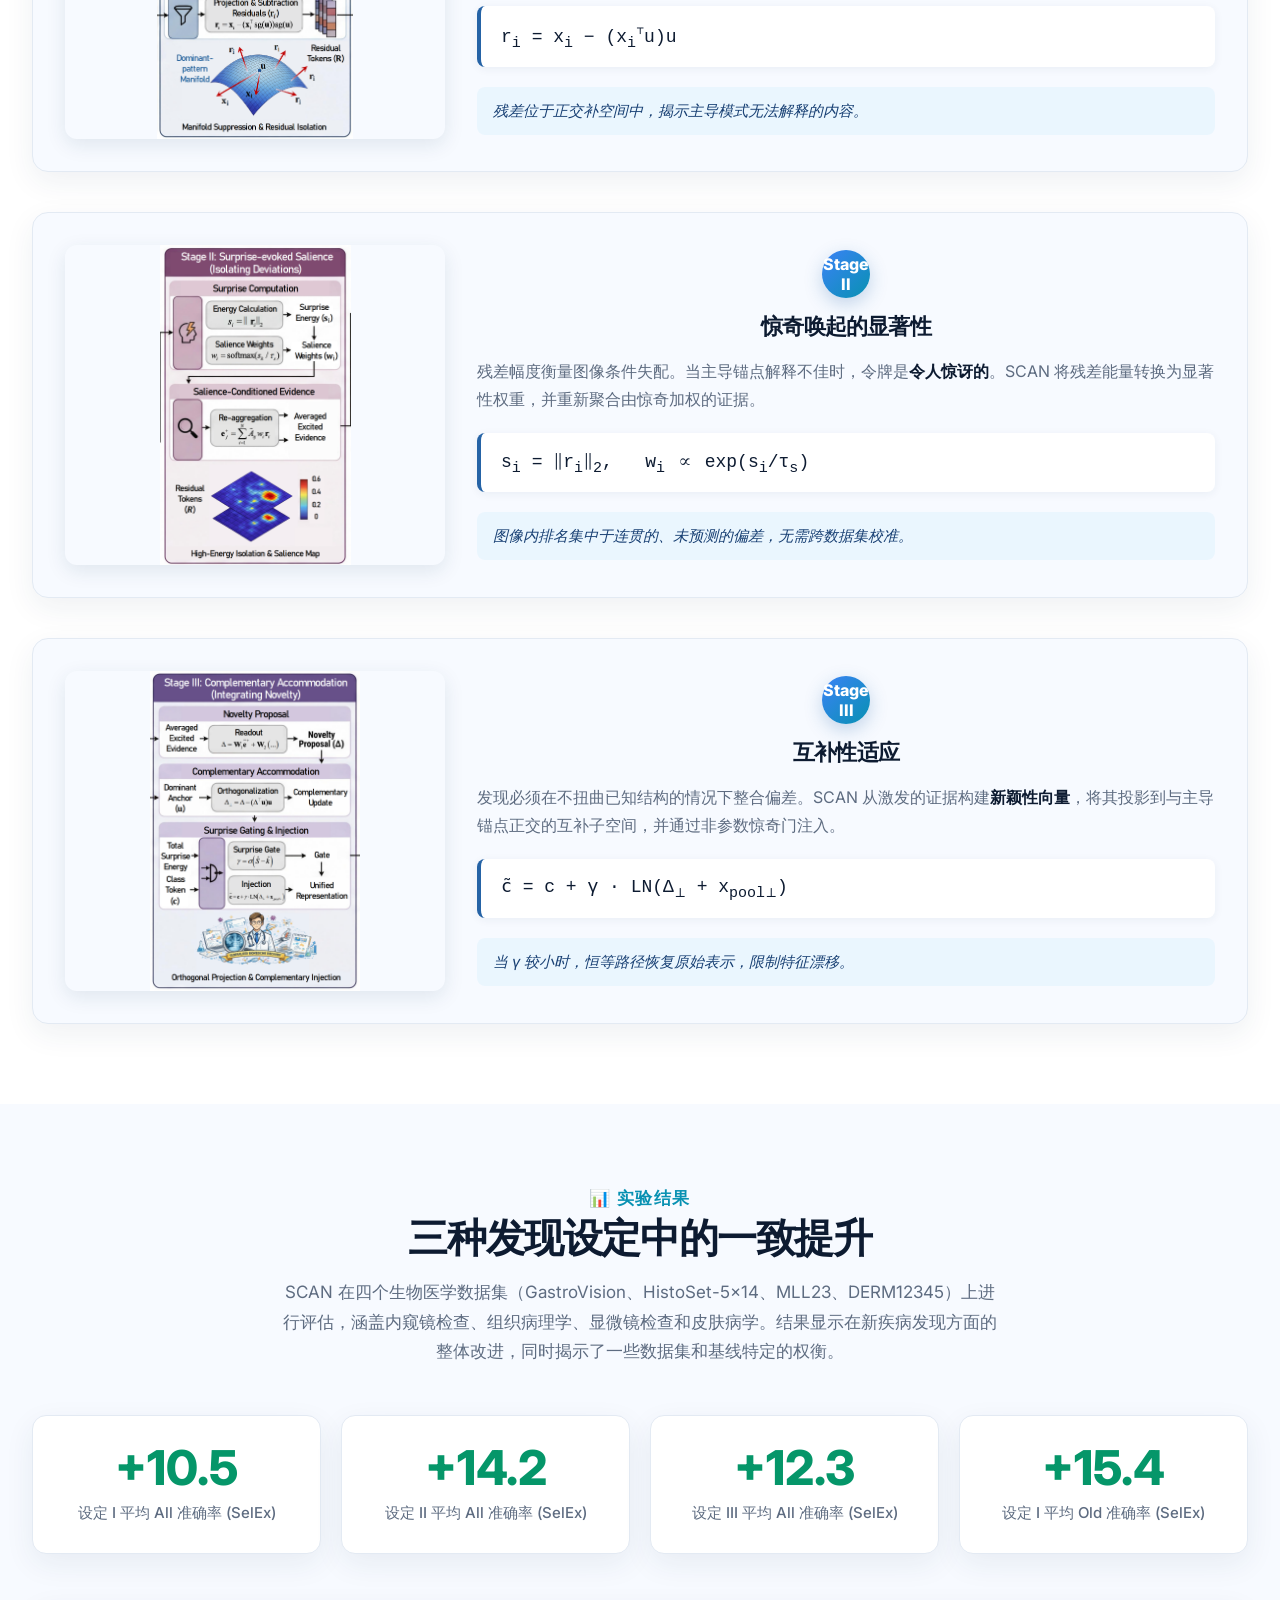
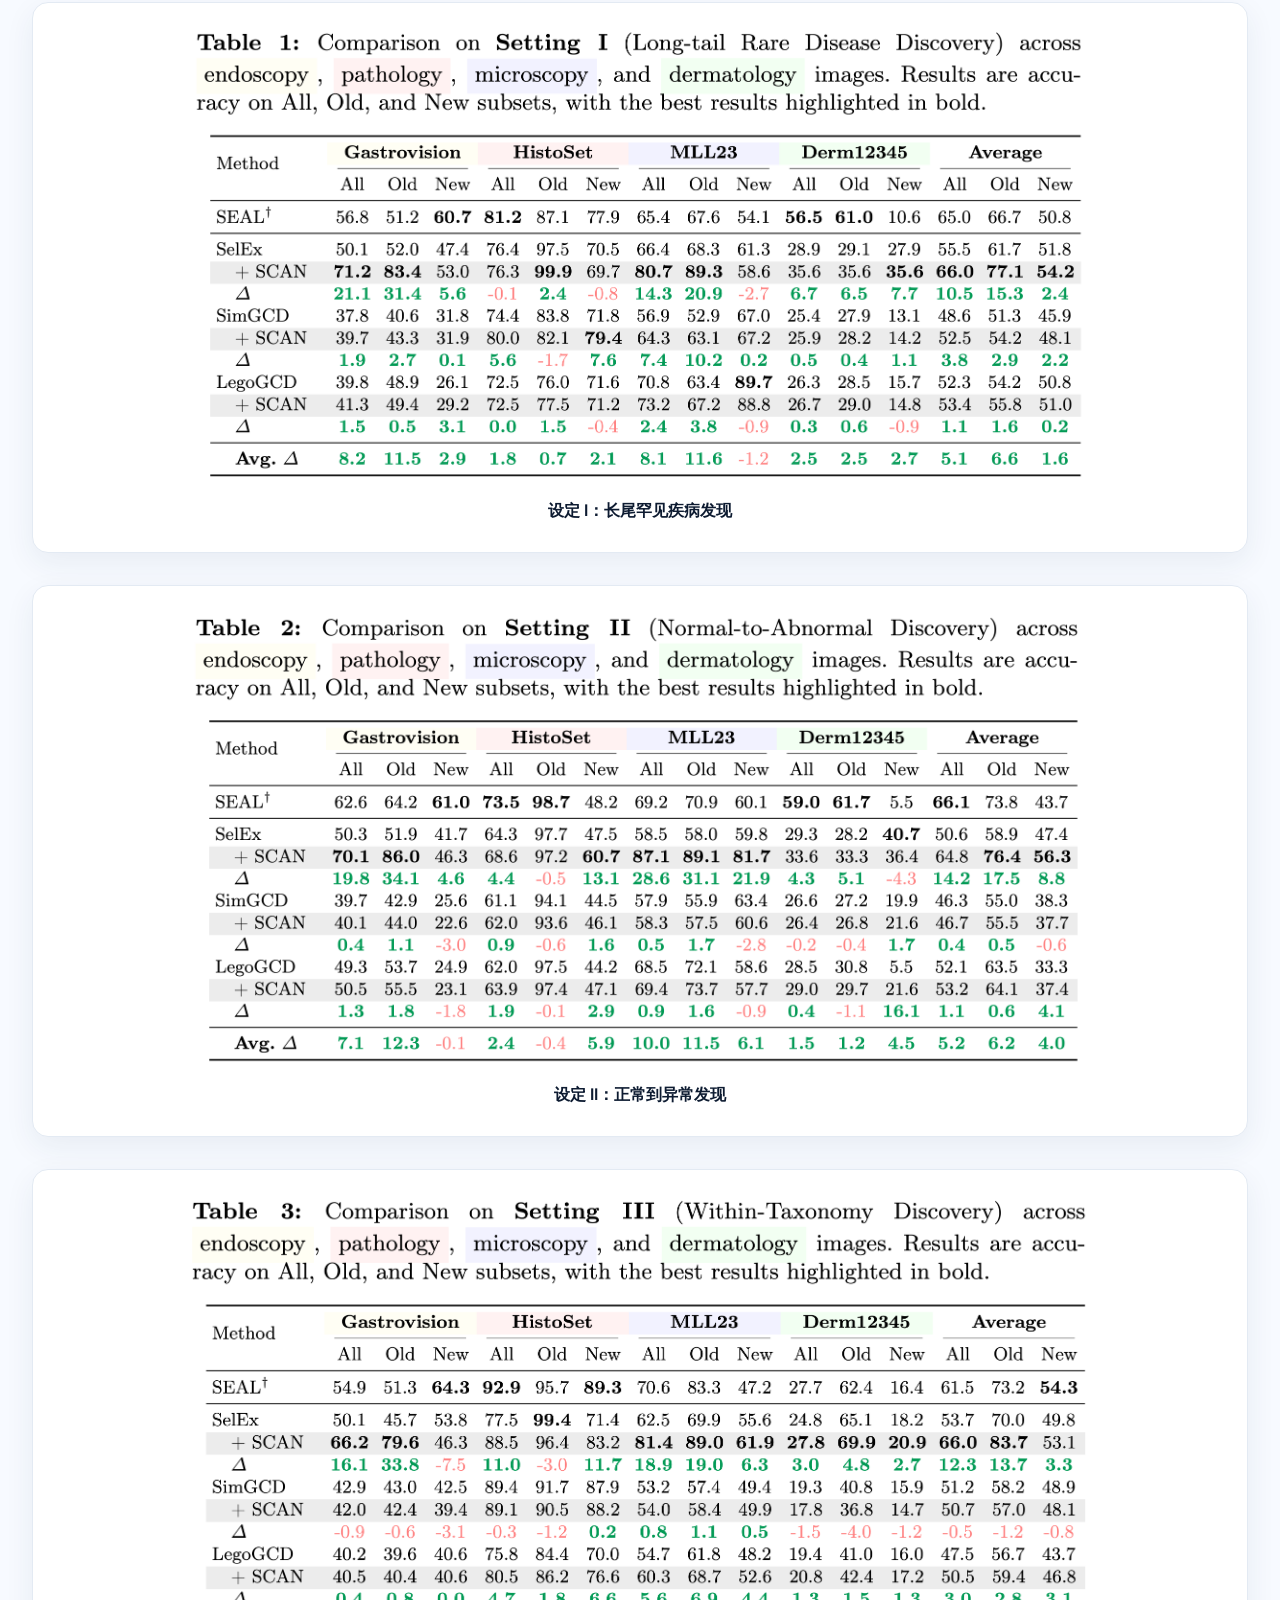
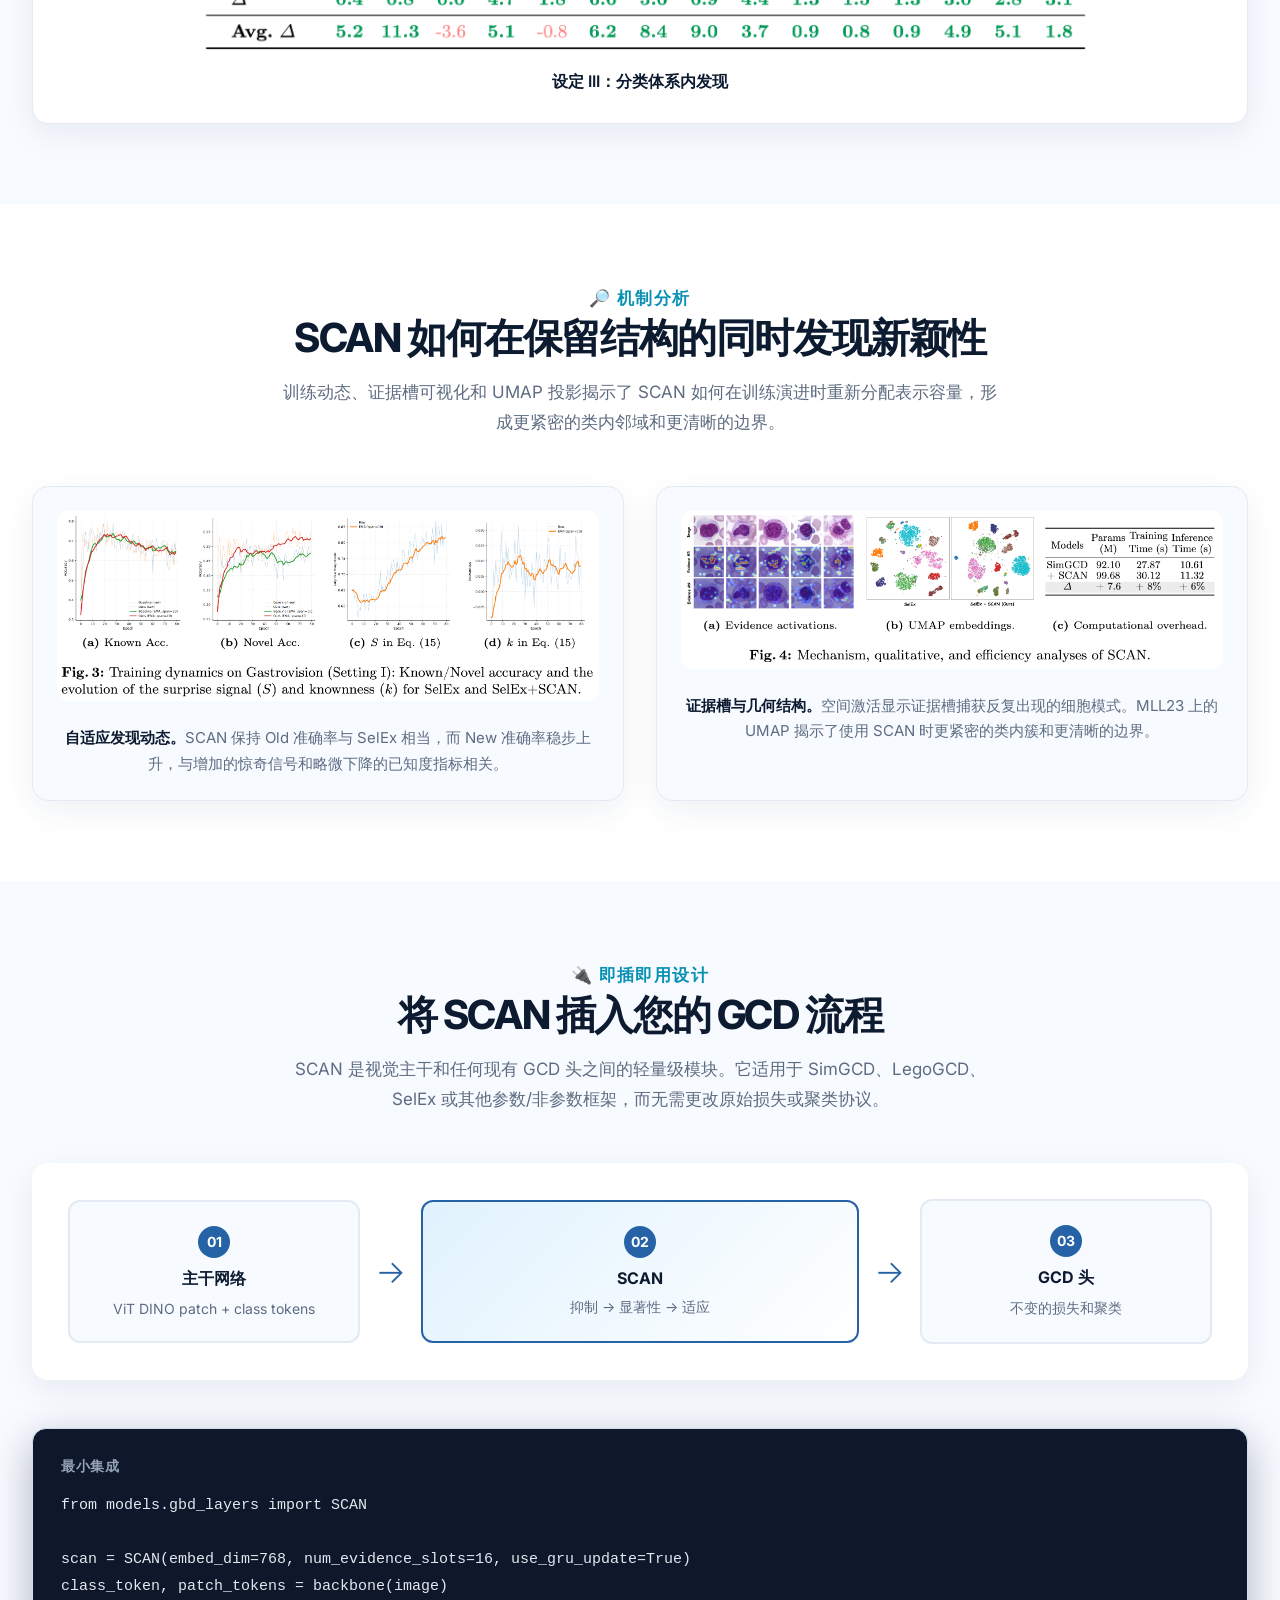
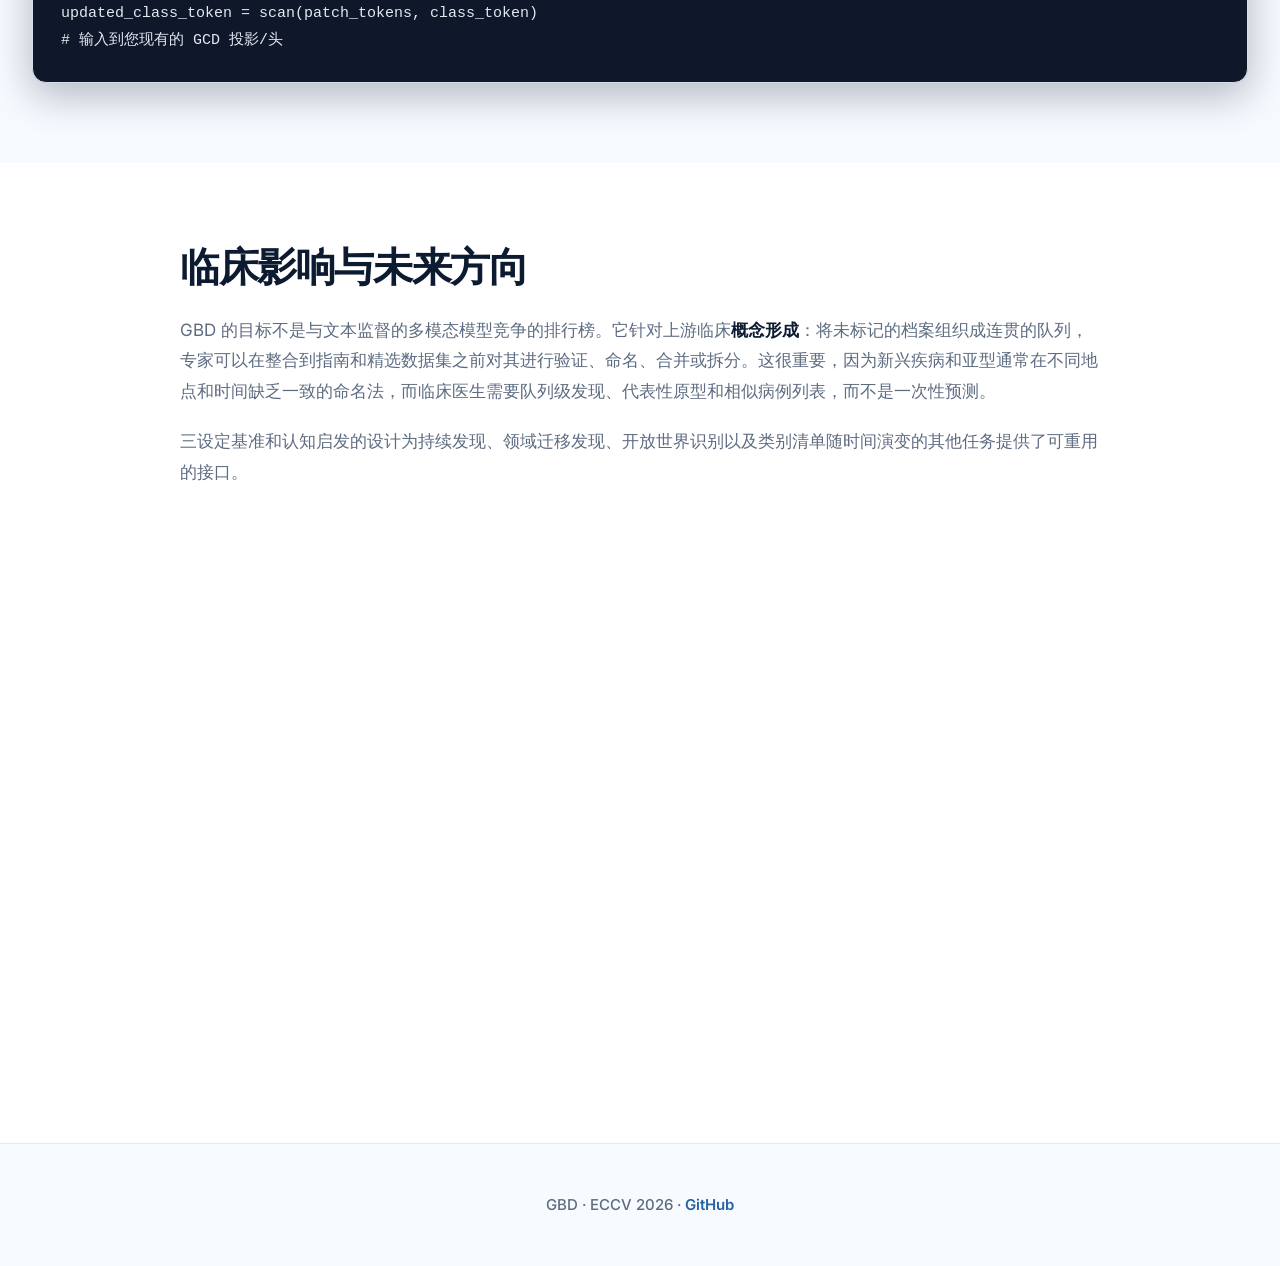
<file: docs/zh/index.html>
<!DOCTYPE html>
<html lang="zh-CN">
  <head>
    <meta charset="UTF-8" />
    <meta name="viewport" content="width=device-width, initial-scale=1.0" />
    <title>GBD · Generalized Biomedicine Discovery</title>
    <meta name="description" content="通用生物医学发现：一个临床驱动的开放世界范式，用于发现罕见疾病、微小病灶和医学影像中的分层亚型。" />
    <link rel="preconnect" href="https://fonts.googleapis.com" />
    <link rel="preconnect" href="https://fonts.gstatic.com" crossorigin />
    <link href="https://fonts.googleapis.com/css2?family=Inter:wght@400;500;600;700;800&display=swap" rel="stylesheet" />
    <link rel="alternate" hreflang="en" href="../" />
    <link rel="stylesheet" href="../styles.css?v=20260909-1" />
    <link rel="icon" href="../favicon.svg" type="image/svg+xml" />
  </head>
  <body>
    <div class="page">
      <header class="hero-block">
        <nav class="language-switch" aria-label="语言选择">
          <a href="../" lang="en">EN</a>
          <span aria-hidden="true"></span>
          <a class="active" href="./" lang="zh-CN" aria-current="page">中文</a>
        </nav>
        <div class="container narrow">
          <div class="award-showcase" aria-label="ECCV 2026 论文">
            <div class="award-emblem" aria-hidden="true">
              <span class="award-spark">✦</span><span class="award-trophy">◆</span><span class="award-spark">✦</span>
            </div>
            <div class="award-copy">
              <span class="award-event">ECCV 2026 · European Conference on Computer Vision</span>
              <strong>录用论文</strong>
              <span class="award-oral">Camera Ready 版本</span>
            </div>
          </div>
          <h1>Generalized Biomedicine Discovery</h1>
          <p class="subtitle">认知启发的医学影像开放世界发现</p>
          <div class="authors" aria-label="论文作者">
            <span>Luyao Tang¹</span>, <span>Yingkai Yang²</span>, <span>Hanqi Chen²</span>, <span>Jiewei Zheng³</span>,
            <span>Chaoqi Chen²</span>, <span>Cheng Chen†¹</span>
          </div>
          <p class="venue-line">¹ 香港大学 · ² 深圳大学 · ³ 厦门大学</p>
          <div class="project-links" aria-label="项目资源">
            <a class="project-link" href="../ECCV2026___Generalized_Biomedicine_Discovery__Camera_Ready_.pdf" target="_blank" rel="noopener noreferrer"><span aria-hidden="true">📄</span><span>论文</span></a>
            <a class="project-link" href="https://github.com/lytang63/generalized-biomedicine-discovery" target="_blank" rel="noopener noreferrer"><span aria-hidden="true">⌘</span><span>代码</span></a>
            <a class="project-link" href="../assets/Generalized_Biomedicine_Discovery_ECCV2026_Poster_v3_3840x2880.png" target="_blank" rel="noopener noreferrer"><span aria-hidden="true">🖼️</span><span>海报</span></a>
            <a class="project-link" href="#citation"><span aria-hidden="true">{ }</span><span>引用</span></a>
          </div>
          <p class="lede">
            在真实临床实践中，医学影像面临开放世界迁移：<strong>长尾罕见疾病</strong>、<strong>被正常解剖掩盖的微小病灶</strong>，以及<strong>分层分类体系</strong>。然而大多数开放世界范式假设扁平、平衡的标签空间。我们引入 <strong>GBD</strong>，一个涵盖三种临床驱动发现设定的统一基准，以及 <strong>SCAN</strong>，一种认知启发的方法，用于揭示被主导视觉流形抑制的新颖性。
          </p>
          <div class="hero-proof" aria-label="GBD 贡献">
            <div class="proof-card fragmented"><span class="proof-icon" aria-hidden="true">🏥</span><strong>三种临床设定</strong><span>长尾罕见疾病、正常到异常、以及分类体系内发现。</span></div>
            <div class="proof-card balanced"><span class="proof-icon" aria-hidden="true">💡</span><strong>主导模式洞察</strong><span>反复出现的结构形成视觉流形，掩盖了微妙的新颖性。</span></div>
            <div class="proof-card over-mixed"><span class="proof-icon" aria-hidden="true">🧠</span><strong>认知启发的 SCAN</strong><span>预测性抑制、惊奇唤起的显著性和互补性适应。</span></div>
          </div>
        </div>
      </header>

      <main>
        <section class="text-section first-section">
          <div class="container narrow prose">
            <h2>概述</h2>
            <p>
              医学发现同时面临三种开放世界挑战：长尾中的罕见疾病、被正常解剖包围的微小病灶，以及诊断家族内的未见亚型。<strong>GBD</strong> 为这些真实的生物医学迁移提供了首个统一基准。<strong>SCAN</strong> 通过三阶段认知进程解决共同的失效模式——主导已知模式抑制弱新颖性信号——在所有设定中工作，无需辅助损失或异常标签。
            </p>
          </div>
        </section>

        <section class="core-insight-section">
          <div class="container wide">
            <div class="section-heading core-insight-heading">
              <p class="section-kicker">💡 核心洞察</p>
              <h2>主导的已知模式形成视觉流形，掩盖了微妙的新颖性</h2>
              <p>
                当反复出现的结构——频繁的疾病、正常解剖或父级形态——主导嵌入空间时，罕见疾病、微小病灶或新同级亚型的弱证据在全局表示学习中被削弱。发现需要在不事先知道它们包含什么的情况下揭示这些被抑制的信号。
              </p>
            </div>
            <div class="insight-flow" aria-label="SCAN 工作流程">
              <div class="insight-step"><span class="insight-icon" aria-hidden="true">🔮</span><div><strong>预测性抑制</strong><span>过滤预期模式，揭示与主导锚点正交的残差信号。</span></div></div>
              <span class="flow-arrow" aria-hidden="true">→</span>
              <div class="insight-step"><span class="insight-icon" aria-hidden="true">⚡</span><div><strong>惊奇唤起的显著性</strong><span>使用残差能量作为图像内惊奇来放大意外的偏差。</span></div></div>
              <span class="flow-arrow" aria-hidden="true">→</span>
              <div class="insight-step"><span class="insight-icon" aria-hidden="true">🔗</span><div><strong>互补性适应</strong><span>通过门控融合整合新颖性，同时保留已建立的临床结构。</span></div></div>
            </div>
            <div class="keyword-row" aria-label="核心特性">
              <span>🏥 临床驱动</span><span>🔌 即插即用</span><span>🧠 认知启发</span><span>🌍 开放世界就绪</span>
            </div>
          </div>
        </section>

        <section class="figure-section">
          <div class="container narrow">
            <figure class="insight-figure">
              <a class="figure-link" href="../assets/图 1.png" target="_blank" rel="noopener noreferrer" aria-label="打开 GBD 实践图">
                <img src="../assets/图 1.png" alt="GBD 实践：长尾罕见疾病、正常到异常和分类体系内发现的三种现实发现机制。" loading="lazy" />
              </a>
              <figcaption><strong>图 1：GBD 实践。</strong>真实的生物医学数据超越了封闭世界：标准分类在未见疾病上失败，OSR 将异构新颖性合并为单一"未知"，传统发现通常假设未标记数据仅包含新类别。GBD 形式化了三种反映临床实践的现实发现机制。<a class="figure-download" href="../assets/图 1.png" target="_blank" rel="noopener noreferrer">打开图片 <span aria-hidden="true">↗</span></a></figcaption>
            </figure>
          </div>
        </section>

        <section class="settings-section">
          <div class="container wide">
            <div class="section-heading">
              <p class="section-kicker">🔬 三种临床设定</p>
              <h2>统一协议，不同的临床挑战</h2>
              <p>
                所有三种设定共享相同的 GCD 协议——只有已知类别被标记，而未标记数据混合已知和新颖样本。变化的是划分的临床来源，以及 SCAN 必须保护或揭示的视觉证据。
              </p>
            </div>
            <div class="settings-grid">
              <article class="setting-card">
                <div class="setting-header">
                  <span class="setting-icon">📊</span>
                  <h3>Setting I: 长尾罕见疾病发现</h3>
                </div>
                <div class="setting-body">
                  <p><strong>临床动机：</strong>标注集中于频繁的病症。长尾中的罕见疾病在临床上至关重要但观察稀少。</p>
                  <p><strong>主导模式问题：</strong>频繁的头部类别模式主导嵌入空间，掩埋来自罕见尾部疾病的低频线索。</p>
                  <p><strong>SCAN 策略：</strong>构建头部模式锚点，然后几何隔离尾部特定残差。</p>
                  <img src="../assets/图 1 setting1.png" alt="设定 I：长尾罕见疾病发现" loading="lazy" />
                </div>
              </article>

              <article class="setting-card">
                <div class="setting-header">
                  <span class="setting-icon">🔍</span>
                  <h3>Setting II: 正常到异常发现</h3>
                </div>
                <div class="setting-body">
                  <p><strong>临床动机：</strong>临床医生相对于多样的正常基线检测病理。多个正常解剖变体被标记；异常发现必须在未标记数据中被发现。</p>
                  <p><strong>主导模式问题：</strong>正常解剖占据大部分像素，使微小病灶在特征空间中表示不足。</p>
                  <p><strong>SCAN 策略：</strong>抑制正常解剖流形，然后使用惊奇唤起的显著性放大局部异常残差。</p>
                  <img src="../assets/图 1 setting2.png" alt="设定 II：正常到异常发现" loading="lazy" />
                </div>
              </article>

              <article class="setting-card">
                <div class="setting-header">
                  <span class="setting-icon">🌳</span>
                  <h3>Setting III: 分类体系内发现</h3>
                </div>
                <div class="setting-body">
                  <p><strong>临床动机：</strong>医学分类是分层的。新亚型作为已建立诊断家族内的细粒度同级出现。</p>
                  <p><strong>主导模式问题：</strong>语义上相邻的同级共享大部分形态学上下文，使细粒度亚型差异难以隔离。</p>
                  <p><strong>SCAN 策略：</strong>通过正交适应保留父级结构，同时注入亚型互补性证据。</p>
                  <img src="../assets/图 1 setting3.png" alt="设定 III：分类体系内发现" loading="lazy" />
                </div>
              </article>
            </div>
          </div>
        </section>

        <section class="figure-section method-section">
          <div class="container narrow">
            <figure class="insight-figure">
              <a class="figure-link" href="../assets/图 2.png" target="_blank" rel="noopener noreferrer" aria-label="打开 SCAN 方法概览">
                <img src="../assets/图 2.png" alt="SCAN 方法概览：从预测性抑制到惊奇唤起的显著性到互补性适应的三阶段认知进程。" loading="lazy" />
              </a>
              <figcaption><strong>图 2：SCAN 方法概览。</strong>SCAN 通过三个步骤细化表示：<strong>(I)</strong> 学习主导证据的概念并抑制可预测的视觉模式以揭示残差信号；<strong>(II)</strong> 通过"惊奇"对残差评分，突出显示稀疏的高能量偏差并将它们聚合为显著证据；<strong>(III)</strong> 将显著证据转换为互补更新，并通过门控融合注入，限制对已知概念的干扰，同时增强新颖结构。<a class="figure-download" href="../assets/图 2.png" target="_blank" rel="noopener noreferrer">打开图片 <span aria-hidden="true">↗</span></a></figcaption>
            </figure>
          </div>
        </section>

        <section class="method-detail-section">
          <div class="container wide">
            <div class="section-heading">
              <p class="section-kicker">⚙️ 方法细节</p>
              <h2>从洞察到实现：SCAN 流程</h2>
              <p>
                SCAN 是一个轻量级的即插即用层，插入在主干网络之后和未改变的 GCD 头之前。三个阶段反映专家诊断认知，同时保持完全可微分。
              </p>
            </div>
            <div class="method-stages">
              <article class="stage-card">
                <div class="stage-visual">
                  <img src="../assets/图 2 stage1.png" alt="阶段 I：预测性抑制" loading="lazy" />
                </div>
                <div class="stage-content">
                  <div class="stage-header">
                    <span class="stage-number">Stage I</span>
                    <h3>预测性抑制</h3>
                  </div>
                  <p class="stage-desc">大脑抑制可预测的感觉内容，为意外信号释放容量。SCAN 从证据槽构建样本条件的<strong>主导锚点</strong>，并几何投影出可预测的成分。</p>
                  <div class="stage-math">
                    <code>r<sub>i</sub> = x<sub>i</sub> − (x<sub>i</sub><sup>⊤</sup>u)u</code>
                  </div>
                  <p class="stage-note">残差位于正交补空间中，揭示主导模式无法解释的内容。</p>
                </div>
              </article>

              <article class="stage-card">
                <div class="stage-visual">
                  <img src="../assets/图 2 stage2.png" alt="阶段 II：惊奇唤起的显著性" loading="lazy" />
                </div>
                <div class="stage-content">
                  <div class="stage-header">
                    <span class="stage-number">Stage II</span>
                    <h3>惊奇唤起的显著性</h3>
                  </div>
                  <p class="stage-desc">残差幅度衡量图像条件失配。当主导锚点解释不佳时，令牌是<strong>令人惊讶的</strong>。SCAN 将残差能量转换为显著性权重，并重新聚合由惊奇加权的证据。</p>
                  <div class="stage-math">
                    <code>s<sub>i</sub> = ‖r<sub>i</sub>‖<sub>2</sub>, &nbsp; w<sub>i</sub> ∝ exp(s<sub>i</sub>/τ<sub>s</sub>)</code>
                  </div>
                  <p class="stage-note">图像内排名集中于连贯的、未预测的偏差，无需跨数据集校准。</p>
                </div>
              </article>

              <article class="stage-card">
                <div class="stage-visual">
                  <img src="../assets/图 2 stage3.png" alt="阶段 III：互补性适应" loading="lazy" />
                </div>
                <div class="stage-content">
                  <div class="stage-header">
                    <span class="stage-number">Stage III</span>
                    <h3>互补性适应</h3>
                  </div>
                  <p class="stage-desc">发现必须在不扭曲已知结构的情况下整合偏差。SCAN 从激发的证据构建<strong>新颖性向量</strong>，将其投影到与主导锚点正交的互补子空间，并通过非参数惊奇门注入。</p>
                  <div class="stage-math">
                    <code>c̃ = c + γ · LN(Δ<sub>⊥</sub> + x<sub>pool⊥</sub>)</code>
                  </div>
                  <p class="stage-note">当 γ 较小时，恒等路径恢复原始表示，限制特征漂移。</p>
                </div>
              </article>
            </div>
          </div>
        </section>

        <section class="results-section" id="results">
          <div class="container wide">
            <div class="section-heading">
              <p class="section-kicker">📊 实验结果</p>
              <h2>三种发现设定中的一致提升</h2>
              <p>
                SCAN 在四个生物医学数据集（GastroVision、HistoSet-5×14、MLL23、DERM12345）上进行评估，涵盖内窥镜检查、组织病理学、显微镜检查和皮肤病学。结果显示在新疾病发现方面的整体改进，同时揭示了一些数据集和基线特定的权衡。
              </p>
            </div>
            <div class="metric-grid">
              <div class="metric-card"><strong>+10.5</strong><span>设定 I 平均 All 准确率 (SelEx)</span></div>
              <div class="metric-card"><strong>+14.2</strong><span>设定 II 平均 All 准确率 (SelEx)</span></div>
              <div class="metric-card"><strong>+12.3</strong><span>设定 III 平均 All 准确率 (SelEx)</span></div>
              <div class="metric-card"><strong>+15.4</strong><span>设定 I 平均 Old 准确率 (SelEx)</span></div>
            </div>
            <div class="results-figures">
              <figure class="result-figure">
                <img src="../assets/表 1.png" alt="设定 I：长尾罕见疾病发现结果" loading="lazy" />
                <figcaption>设定 I：长尾罕见疾病发现</figcaption>
              </figure>
              <figure class="result-figure">
                <img src="../assets/表 2.png" alt="设定 II：正常到异常发现结果" loading="lazy" />
                <figcaption>设定 II：正常到异常发现</figcaption>
              </figure>
              <figure class="result-figure">
                <img src="../assets/表 3.png" alt="设定 III：分类体系内发现结果" loading="lazy" />
                <figcaption>设定 III：分类体系内发现</figcaption>
              </figure>
            </div>
          </div>
        </section>

        <section class="analysis-section">
          <div class="container wide">
            <div class="section-heading">
              <p class="section-kicker">🔎 机制分析</p>
              <h2>SCAN 如何在保留结构的同时发现新颖性</h2>
              <p>
                训练动态、证据槽可视化和 UMAP 投影揭示了 SCAN 如何在训练演进时重新分配表示容量，形成更紧密的类内邻域和更清晰的边界。
              </p>
            </div>
            <div class="analysis-grid">
              <figure class="analysis-card">
                <img src="../assets/图 3.png" alt="GastroVision 设定 I 的训练动态" loading="lazy" />
                <figcaption><strong>自适应发现动态。</strong>SCAN 保持 Old 准确率与 SelEx 相当，而 New 准确率稳步上升，与增加的惊奇信号和略微下降的已知度指标相关。</figcaption>
              </figure>
              <figure class="analysis-card">
                <img src="../assets/图 4.png" alt="证据激活、UMAP 嵌入和效率分析" loading="lazy" />
                <figcaption><strong>证据槽与几何结构。</strong>空间激活显示证据槽捕获反复出现的细胞模式。MLL23 上的 UMAP 揭示了使用 SCAN 时更紧密的类内簇和更清晰的边界。</figcaption>
              </figure>
            </div>
          </div>
        </section>

        <section class="compat-section">
          <div class="container wide">
            <div class="section-heading">
              <p class="section-kicker">🔌 即插即用设计</p>
              <h2>将 SCAN 插入您的 GCD 流程</h2>
              <p>
                SCAN 是视觉主干和任何现有 GCD 头之间的轻量级模块。它适用于 SimGCD、LegoGCD、SelEx 或其他参数/非参数框架，而无需更改原始损失或聚类协议。
              </p>
            </div>
            <div class="compat-grid">
              <div class="compat-card"><span>01</span><strong>主干网络</strong><em>ViT DINO patch + class tokens</em></div>
              <div class="compat-arrow" aria-hidden="true">→</div>
              <div class="compat-card accent"><span>02</span><strong>SCAN</strong><em>抑制 → 显著性 → 适应</em></div>
              <div class="compat-arrow" aria-hidden="true">→</div>
              <div class="compat-card"><span>03</span><strong>GCD 头</strong><em>不变的损失和聚类</em></div>
            </div>
            <div class="code-card">
              <div class="code-label">最小集成</div>
              <pre><code>from models.gbd_layers import SCAN

scan = SCAN(embed_dim=768, num_evidence_slots=16, use_gru_update=True)
class_token, patch_tokens = backbone(image)
updated_class_token = scan(patch_tokens, class_token)
# 输入到您现有的 GCD 投影/头</code></pre>
            </div>
          </div>
        </section>

        <section class="text-section">
          <div class="container narrow prose">
            <h2>临床影响与未来方向</h2>
            <p>
              GBD 的目标不是与文本监督的多模态模型竞争的排行榜。它针对上游临床<strong>概念形成</strong>：将未标记的档案组织成连贯的队列，专家可以在整合到指南和精选数据集之前对其进行验证、命名、合并或拆分。这很重要，因为新兴疾病和亚型通常在不同地点和时间缺乏一致的命名法，而临床医生需要队列级发现、代表性原型和相似病例列表，而不是一次性预测。
            </p>
            <p>
              三设定基准和认知启发的设计为持续发现、领域迁移发现、开放世界识别以及类别清单随时间演变的其他任务提供了可重用的接口。
            </p>
          </div>
        </section>

        <section class="citation-section" id="citation">
          <div class="container narrow">
            <div class="section-heading">
              <p class="section-kicker">参考文献</p>
              <h2>引用</h2>
              <p>如果您在研究中使用 GBD 或 SCAN，请引用：</p>
            </div>
            <div class="citation-card">
              <button class="copy-button" type="button" aria-label="复制 BibTeX 引用" data-default-label="复制 BibTeX" data-copied-label="已复制">复制 BibTeX</button>
              <pre><code id="bibtex">@inproceedings{tang2026gbd,
  title={Generalized Biomedicine Discovery},
  author={Tang, Luyao and Yang, Yingkai and Chen, Hanqi and Zheng, Jiewei and Chen, Chaoqi and Chen, Cheng},
  booktitle={European Conference on Computer Vision (ECCV)},
  year={2026}
}</code></pre>
              <p class="copy-status" role="status" aria-live="polite" data-copied-message="BibTeX 已复制到剪贴板。"></p>
            </div>
          </div>
        </section>
      </main>

      <footer class="site-footer">
        <div class="container narrow">
          <p>GBD · ECCV 2026 · <a href="https://github.com/lytang63/generalized-biomedicine-discovery" target="_blank" rel="noopener noreferrer">GitHub</a></p>
        </div>
      </footer>
    </div>
    <script src="../script.js?v=20260909-1"></script>
  </body>
</html>
</file>
<file: docs/styles.css>
:root {
  --ink: #16243b;
  --ink-strong: #0d1b31;
  --text-soft: #5e6c81;
  --blue: #2563a6;
  --blue-deep: #173f73;
  --blue-bright: #3b82f6;
  --medical-teal: #0891b2;
  --medical-green: #059669;
  --gold: #b98622;
  --red-accent: #dc2626;
  --line: #e3eaf3;
  --line-strong: #d4deeb;
  --bg: #ffffff;
  --bg-soft: #f7faff;
  --bg-medical: #ecfdf5;
  --max-narrow: 920px;
  --max-wide: 1380px;
  --shadow-sm: 0 10px 30px rgba(25, 54, 92, 0.07);
  --shadow-lg: 0 24px 70px rgba(25, 54, 92, 0.12);
}

* {
  box-sizing: border-box;
}

html {
  scroll-behavior: smooth;
}

body {
  margin: 0;
  overflow-x: hidden;
  font-family: 'Inter', 'Helvetica Neue', Helvetica, Arial, sans-serif;
  color: var(--ink);
  background: var(--bg);
  -webkit-font-smoothing: antialiased;
  -moz-osx-font-smoothing: grayscale;
}

img,
video {
  display: block;
  max-width: 100%;
}

p {
  margin: 0;
  color: var(--text-soft);
  line-height: 1.75;
}

strong {
  color: var(--ink-strong);
  font-weight: 700;
}

a {
  color: inherit;
}

h1,
h2,
h3 {
  margin: 0;
  color: var(--ink-strong);
  font-weight: 750;
  letter-spacing: -0.035em;
}

h1 {
  font-size: clamp(2.5rem, 5vw, 4rem);
  line-height: 1.1;
  margin-bottom: 0.5rem;
}

h2 {
  font-size: clamp(1.75rem, 3.5vw, 2.5rem);
  line-height: 1.2;
}

h3 {
  font-size: clamp(1.25rem, 2.5vw, 1.5rem);
  line-height: 1.3;
}

.page {
  padding-bottom: 0;
}

.container {
  width: min(calc(100% - 64px), var(--max-wide));
  margin: 0 auto;
}

.container.narrow {
  max-width: var(--max-narrow);
}

.container.wide {
  max-width: var(--max-wide);
}

/* ==================== HERO SECTION ==================== */

.hero-block {
  position: relative;
  isolation: isolate;
  padding: 76px 0 64px;
  overflow: hidden;
  text-align: center;
  background:
    radial-gradient(circle at var(--pointer-x, 22%) var(--pointer-y, 14%), rgba(14, 165, 233, 0.12), transparent 27rem),
    radial-gradient(circle at 82% 8%, rgba(5, 150, 105, 0.08), transparent 23rem),
    linear-gradient(180deg, #fbfdff 0%, #ffffff 88%);
  transition: background 0.3s ease;
}

.hero-block::before,
.hero-block::after {
  position: absolute;
  z-index: -1;
  width: 380px;
  height: 380px;
  border: 1px solid rgba(37, 99, 166, 0.1);
  border-radius: 50%;
  content: '';
  animation: pulse 8s ease-in-out infinite;
}

@keyframes pulse {
  0%, 100% {
    transform: scale(1);
    opacity: 0.5;
  }
  50% {
    transform: scale(1.05);
    opacity: 0.8;
  }
}

.hero-block::before {
  top: -238px;
  left: -90px;
  box-shadow: 0 0 100px rgba(14, 165, 233, 0.15);
  animation-delay: -2s;
}

.hero-block::after {
  right: -205px;
  bottom: -245px;
  border-color: rgba(5, 150, 105, 0.12);
  box-shadow: 0 0 100px rgba(5, 150, 105, 0.1);
  animation-delay: -5s;
}

/* ==================== AWARD SHOWCASE ==================== */

.award-showcase {
  position: relative;
  display: inline-flex;
  min-height: 82px;
  margin: 0 auto 30px;
  padding: 12px 24px 12px 13px;
  align-items: center;
  gap: 15px;
  overflow: hidden;
  border: 1px solid rgba(37, 99, 166, 0.3);
  border-radius: 18px;
  background:
    radial-gradient(circle at 16% 18%, rgba(59, 130, 246, 0.15), transparent 44%),
    linear-gradient(135deg, rgba(236, 253, 245, 0.96), rgba(220, 252, 231, 0.9));
  box-shadow:
    0 16px 42px rgba(22, 78, 99, 0.14),
    inset 0 1px 0 rgba(255, 255, 255, 0.95);
  text-align: left;
  animation: shimmer 3s ease-in-out infinite;
}

@keyframes shimmer {
  0%, 100% {
    box-shadow:
      0 16px 42px rgba(22, 78, 99, 0.14),
      inset 0 1px 0 rgba(255, 255, 255, 0.95);
  }
  50% {
    box-shadow:
      0 20px 50px rgba(22, 78, 99, 0.18),
      inset 0 1px 0 rgba(255, 255, 255, 1);
  }
}

.award-emblem {
  display: flex;
  flex-shrink: 0;
  width: 56px;
  height: 56px;
  align-items: center;
  justify-content: center;
  border-radius: 50%;
  background: linear-gradient(135deg, #0ea5e9, #059669);
  box-shadow: 0 8px 24px rgba(8, 145, 178, 0.35);
  font-size: 1.75rem;
  animation: rotate 20s linear infinite;
}

@keyframes rotate {
  from {
    transform: rotate(0deg);
  }
  to {
    transform: rotate(360deg);
  }
}

.award-spark {
  position: absolute;
  color: rgba(255, 255, 255, 0.9);
  font-size: 0.75rem;
  animation: sparkle 2s ease-in-out infinite;
}

@keyframes sparkle {
  0%, 100% {
    opacity: 0.3;
    transform: scale(0.8);
  }
  50% {
    opacity: 1;
    transform: scale(1.2);
  }
}

.award-trophy {
  color: white;
  font-size: 1.5rem;
}

.award-copy {
  display: flex;
  flex-direction: column;
  gap: 2px;
  line-height: 1.35;
}

.award-event {
  color: var(--medical-teal);
  font-size: 0.8125rem;
  font-weight: 650;
  letter-spacing: 0.02em;
  text-transform: uppercase;
}

.award-copy strong {
  color: var(--ink-strong);
  font-size: 1.125rem;
  font-weight: 800;
}

.award-oral {
  color: var(--text-soft);
  font-size: 0.8125rem;
  font-weight: 500;
}

/* ==================== HERO CONTENT ==================== */

.subtitle {
  margin: 0.5rem 0 1.5rem;
  color: var(--blue-deep);
  font-size: clamp(1.125rem, 2vw, 1.375rem);
  font-weight: 500;
  letter-spacing: -0.01em;
}

.authors {
  margin: 1.5rem 0 0.5rem;
  color: var(--ink);
  font-size: 1rem;
  font-weight: 500;
  line-height: 1.6;
}

.authors span {
  white-space: nowrap;
}

.venue-line {
  margin: 0.5rem 0 2rem;
  color: var(--text-soft);
  font-size: 0.9375rem;
  font-weight: 500;
}

.project-links {
  display: flex;
  flex-wrap: wrap;
  justify-content: center;
  gap: 12px;
  margin: 2rem 0 2.5rem;
}

.project-link {
  display: inline-flex;
  padding: 11px 22px;
  align-items: center;
  gap: 8px;
  border: 1.5px solid var(--line-strong);
  border-radius: 10px;
  background: white;
  box-shadow: 0 4px 14px rgba(22, 54, 92, 0.08);
  color: var(--ink-strong);
  font-size: 0.9375rem;
  font-weight: 650;
  text-decoration: none;
  transition: all 0.25s cubic-bezier(0.4, 0, 0.2, 1);
}

.project-link:hover {
  border-color: var(--blue);
  background: var(--blue);
  box-shadow: 0 8px 24px rgba(37, 99, 166, 0.25);
  color: white;
  transform: translateY(-2px);
}

.project-link span:first-child {
  font-size: 1.125rem;
}

.lede {
  max-width: 780px;
  margin: 2.5rem auto 3rem;
  color: var(--ink);
  font-size: clamp(1.0625rem, 1.8vw, 1.1875rem);
  font-weight: 450;
  line-height: 1.75;
  text-align: center;
}

.lede strong {
  color: var(--blue-deep);
  font-weight: 700;
}

/* ==================== HERO PROOF CARDS ==================== */

.hero-proof {
  display: grid;
  grid-template-columns: repeat(auto-fit, minmax(280px, 1fr));
  gap: 16px;
  margin-top: 3rem;
}

.proof-card {
  display: flex;
  flex-direction: column;
  gap: 10px;
  padding: 24px;
  border: 1px solid var(--line);
  border-radius: 14px;
  background: white;
  box-shadow: 0 6px 20px rgba(22, 54, 92, 0.06);
  text-align: left;
  transition: all 0.3s cubic-bezier(0.4, 0, 0.2, 1);
}

.proof-card:hover {
  border-color: var(--blue);
  box-shadow: 0 12px 32px rgba(37, 99, 166, 0.15);
  transform: translateY(-4px);
}

.proof-icon {
  font-size: 2rem;
  line-height: 1;
}

.proof-card strong {
  display: block;
  margin-bottom: 6px;
  color: var(--ink-strong);
  font-size: 1.0625rem;
  font-weight: 700;
}

.proof-card span {
  color: var(--text-soft);
  font-size: 0.9375rem;
  line-height: 1.6;
}

/* ==================== SECTIONS ==================== */

section {
  padding: 80px 0;
  opacity: 0;
  transform: translateY(30px);
  transition: opacity 0.8s ease, transform 0.8s ease;
}

section.reveal-ready {
  opacity: 0;
}

section.is-visible {
  opacity: 1;
  transform: translateY(0);
}

.first-section {
  padding-top: 60px;
}

.text-section {
  background: var(--bg);
}

.prose h2 {
  margin-bottom: 1.5rem;
}

.prose p {
  font-size: 1.0625rem;
  line-height: 1.8;
}

.prose p + p {
  margin-top: 1.25rem;
}

/* ==================== CORE INSIGHT SECTION ==================== */

.core-insight-section {
  background:
    radial-gradient(circle at 15% 20%, rgba(14, 165, 233, 0.08), transparent 40%),
    radial-gradient(circle at 85% 80%, rgba(5, 150, 105, 0.06), transparent 40%),
    linear-gradient(180deg, var(--bg-soft) 0%, white 100%);
}

.section-heading {
  margin-bottom: 3rem;
  text-align: center;
}

.section-kicker {
  margin-bottom: 1rem;
  color: var(--medical-teal);
  font-size: 0.875rem;
  font-weight: 700;
  letter-spacing: 0.08em;
  text-transform: uppercase;
}

.section-heading h2 {
  margin-bottom: 1rem;
}

.section-heading p {
  max-width: 720px;
  margin: 0 auto;
  font-size: 1.0625rem;
  line-height: 1.75;
}

.core-insight-heading h2 {
  max-width: 880px;
  margin: 0 auto 1rem;
}

/* ==================== INSIGHT FLOW ==================== */

.insight-flow {
  display: flex;
  align-items: center;
  justify-content: center;
  flex-wrap: wrap;
  gap: 24px;
  margin: 3rem 0;
  padding: 40px;
  border-radius: 20px;
  background: white;
  box-shadow: var(--shadow-sm);
}

.insight-step {
  display: flex;
  flex: 1 1 200px;
  align-items: flex-start;
  gap: 14px;
  max-width: 280px;
  padding: 20px;
  border-radius: 12px;
  background: linear-gradient(135deg, var(--bg-soft), white);
  transition: all 0.3s ease;
}

.insight-step:hover {
  background: linear-gradient(135deg, #e0f2fe, white);
  box-shadow: 0 8px 20px rgba(14, 165, 233, 0.1);
  transform: scale(1.02);
}

.insight-icon {
  flex-shrink: 0;
  font-size: 2rem;
  line-height: 1;
}

.insight-step strong {
  display: block;
  margin-bottom: 6px;
  font-size: 1rem;
  font-weight: 700;
}

.insight-step span {
  color: var(--text-soft);
  font-size: 0.875rem;
  line-height: 1.6;
}

.flow-arrow {
  color: var(--blue);
  font-size: 2rem;
  font-weight: 300;
}

.keyword-row {
  display: flex;
  flex-wrap: wrap;
  justify-content: center;
  gap: 14px;
  margin-top: 2.5rem;
}

.keyword-row span {
  padding: 10px 20px;
  border: 1px solid var(--line-strong);
  border-radius: 999px;
  background: white;
  color: var(--ink-strong);
  font-size: 0.875rem;
  font-weight: 600;
  transition: all 0.25s ease;
}

.keyword-row span:hover {
  border-color: var(--medical-teal);
  background: var(--medical-teal);
  color: white;
  transform: scale(1.05);
}

/* ==================== FIGURE SECTION ==================== */

.figure-section {
  background: white;
}

.insight-figure {
  margin: 0;
}

.figure-link {
  display: block;
  border-radius: 16px;
  overflow: hidden;
  transition: all 0.3s ease;
}

.figure-link:hover {
  box-shadow: 0 20px 60px rgba(22, 54, 92, 0.15);
  transform: scale(1.01);
}

.insight-figure img {
  width: 100%;
  border: 1px solid var(--line);
  border-radius: 16px;
  box-shadow: var(--shadow-sm);
}

figcaption {
  margin-top: 1.5rem;
  color: var(--text-soft);
  font-size: 0.9375rem;
  line-height: 1.7;
  text-align: center;
}

figcaption strong {
  color: var(--ink-strong);
  font-weight: 700;
}

.figure-download {
  display: inline-flex;
  align-items: center;
  gap: 4px;
  margin-left: 8px;
  color: var(--blue);
  font-weight: 600;
  text-decoration: none;
  transition: color 0.2s ease;
}

.figure-download:hover {
  color: var(--blue-deep);
  text-decoration: underline;
}

/* ==================== SETTINGS SECTION ==================== */

.settings-section {
  background: var(--bg-soft);
}

.settings-grid {
  display: grid;
  grid-template-columns: repeat(auto-fit, minmax(340px, 1fr));
  gap: 28px;
}

.setting-card {
  display: flex;
  flex-direction: column;
  border: 1px solid var(--line);
  border-radius: 16px;
  background: white;
  box-shadow: var(--shadow-sm);
  overflow: hidden;
  transition: all 0.3s cubic-bezier(0.4, 0, 0.2, 1);
}

.setting-card:hover {
  border-color: var(--blue);
  box-shadow: 0 16px 48px rgba(37, 99, 166, 0.15);
  transform: translateY(-6px);
}

.setting-header {
  display: flex;
  align-items: center;
  gap: 14px;
  padding: 24px 24px 20px;
  background: linear-gradient(135deg, var(--bg-soft), white);
}

.setting-icon {
  font-size: 2.5rem;
  line-height: 1;
}

.setting-header h3 {
  font-size: 1.125rem;
  font-weight: 700;
  line-height: 1.3;
}

.setting-body {
  display: flex;
  flex-direction: column;
  gap: 16px;
  padding: 20px 24px 24px;
}

.setting-body p {
  font-size: 0.9375rem;
  line-height: 1.7;
}

.setting-body img {
  margin-top: 8px;
  border-radius: 10px;
  box-shadow: 0 4px 14px rgba(22, 54, 92, 0.08);
}

/* ==================== METHOD DETAIL SECTION ==================== */

.method-detail-section {
  background: white;
}

.method-stages {
  display: flex;
  flex-direction: column;
  gap: 40px;
}

.stage-card {
  display: grid;
  grid-template-columns: 380px 1fr;
  gap: 32px;
  padding: 32px;
  border: 1px solid var(--line);
  border-radius: 16px;
  background: var(--bg-soft);
  box-shadow: var(--shadow-sm);
  align-items: center;
  transition: all 0.3s ease;
}

.stage-card:hover {
  border-color: var(--blue);
  box-shadow: 0 12px 40px rgba(37, 99, 166, 0.12);
}

.stage-visual {
  display: flex;
  align-items: center;
  justify-content: center;
}

.stage-visual img {
  width: 100%;
  max-height: 320px;
  object-fit: contain;
  border-radius: 12px;
  box-shadow: 0 6px 20px rgba(22, 54, 92, 0.1);
}

.stage-header {
  display: flex;
  flex-direction: column;
  align-items: center;
  gap: 14px;
  margin-bottom: 16px;
  text-align: center;
}

.stage-number {
  display: inline-flex;
  align-items: center;
  justify-content: center;
  width: 48px;
  height: 48px;
  border-radius: 50%;
  background: linear-gradient(135deg, var(--blue-bright), var(--medical-teal));
  box-shadow: 0 6px 18px rgba(37, 99, 166, 0.25);
  color: white;
  font-size: 1rem;
  font-weight: 800;
}

.stage-content h3 {
  font-size: 1.375rem;
}

.stage-desc {
  margin: 16px 0;
  font-size: 1rem;
  line-height: 1.75;
}

.stage-math {
  margin: 20px 0;
  padding: 16px 20px;
  border-left: 4px solid var(--blue);
  border-radius: 8px;
  background: white;
  box-shadow: 0 2px 10px rgba(22, 54, 92, 0.06);
}

.stage-math code {
  color: var(--ink-strong);
  font-family: 'Courier New', monospace;
  font-size: 1.125rem;
  font-weight: 500;
}

.stage-note {
  margin-top: 16px;
  padding: 12px 16px;
  border-radius: 8px;
  background: rgba(14, 165, 233, 0.05);
  color: var(--blue-deep);
  font-size: 0.9375rem;
  font-style: italic;
  line-height: 1.6;
}

@media (max-width: 968px) {
  .stage-card {
    grid-template-columns: 1fr;
  }
}

/* ==================== RESULTS SECTION ==================== */

.results-section {
  background: var(--bg-soft);
}

.metric-grid {
  display: grid;
  grid-template-columns: repeat(auto-fit, minmax(240px, 1fr));
  gap: 20px;
  margin: 3rem 0;
}

.metric-card {
  display: flex;
  flex-direction: column;
  gap: 10px;
  padding: 28px 24px;
  border: 1px solid var(--line);
  border-radius: 14px;
  background: white;
  box-shadow: var(--shadow-sm);
  text-align: center;
  transition: all 0.3s ease;
}

.metric-card:hover {
  border-color: var(--medical-green);
  box-shadow: 0 12px 36px rgba(5, 150, 105, 0.15);
  transform: translateY(-4px);
}

.metric-card strong {
  color: var(--medical-green);
  font-size: 3rem;
  font-weight: 800;
  line-height: 1;
}

.metric-card span {
  color: var(--text-soft);
  font-size: 0.9375rem;
  font-weight: 500;
  line-height: 1.5;
}

.results-figures {
  display: flex;
  flex-direction: column;
  gap: 32px;
  margin-top: 3rem;
}

.result-figure {
  margin: 0;
  padding: 28px;
  border: 1px solid var(--line);
  border-radius: 16px;
  background: white;
  box-shadow: var(--shadow-sm);
}

.result-figure img {
  width: 85%;
  max-width: 900px;
  margin: 0 auto;
  border-radius: 10px;
}

.result-figure figcaption {
  margin-top: 1rem;
  color: var(--ink-strong);
  font-size: 1rem;
  font-weight: 600;
}

/* ==================== ANALYSIS SECTION ==================== */

.analysis-section {
  background: white;
}

.analysis-grid {
  display: grid;
  grid-template-columns: repeat(auto-fit, minmax(400px, 1fr));
  gap: 32px;
  margin-top: 3rem;
}

.analysis-card {
  margin: 0;
  padding: 24px;
  border: 1px solid var(--line);
  border-radius: 16px;
  background: var(--bg-soft);
  box-shadow: var(--shadow-sm);
  transition: all 0.3s ease;
}

.analysis-card:hover {
  box-shadow: 0 12px 40px rgba(22, 54, 92, 0.12);
  transform: translateY(-4px);
}

.analysis-card img {
  width: 100%;
  border-radius: 10px;
  margin-bottom: 1rem;
}

/* ==================== COMPATIBILITY SECTION ==================== */

.compat-section {
  background: var(--bg-soft);
}

.compat-grid {
  display: grid;
  grid-template-columns: 1fr auto 1.5fr auto 1fr;
  gap: 16px;
  align-items: center;
  margin: 3rem 0;
  padding: 36px;
  border-radius: 16px;
  background: white;
  box-shadow: var(--shadow-sm);
}

.compat-card {
  display: flex;
  flex-direction: column;
  gap: 10px;
  padding: 24px;
  border: 2px solid var(--line);
  border-radius: 12px;
  background: var(--bg-soft);
  text-align: center;
  transition: all 0.3s ease;
}

.compat-card.accent {
  border-color: var(--blue);
  background: linear-gradient(135deg, #e0f2fe, white);
}

.compat-card:hover {
  border-color: var(--blue);
  box-shadow: 0 8px 24px rgba(37, 99, 166, 0.15);
  transform: scale(1.02);
}

.compat-card span {
  display: inline-flex;
  align-items: center;
  justify-content: center;
  width: 32px;
  height: 32px;
  margin: 0 auto;
  border-radius: 50%;
  background: var(--blue);
  color: white;
  font-size: 0.875rem;
  font-weight: 700;
}

.compat-card strong {
  font-size: 1rem;
  font-weight: 700;
}

.compat-card em {
  color: var(--text-soft);
  font-size: 0.875rem;
  font-style: normal;
}

.compat-arrow {
  color: var(--blue);
  font-size: 2rem;
  font-weight: 300;
}

@media (max-width: 1024px) {
  .compat-grid {
    grid-template-columns: 1fr;
  }

  .compat-arrow {
    transform: rotate(90deg);
  }
}

/* ==================== CODE CARD ==================== */

.code-card {
  margin-top: 3rem;
  padding: 28px;
  border: 1px solid var(--line-strong);
  border-radius: 14px;
  background: #0f172a;
  box-shadow: 0 12px 40px rgba(15, 23, 42, 0.3);
}

.code-label {
  margin-bottom: 16px;
  color: #94a3b8;
  font-size: 0.875rem;
  font-weight: 600;
  letter-spacing: 0.05em;
  text-transform: uppercase;
}

.code-card pre {
  margin: 0;
  overflow-x: auto;
}

.code-card code {
  display: block;
  color: #e2e8f0;
  font-family: 'Courier New', 'Menlo', monospace;
  font-size: 0.9375rem;
  line-height: 1.8;
}

/* ==================== CITATION SECTION ==================== */

.citation-section {
  background: white;
}

.citation-card {
  position: relative;
  padding: 32px;
  border: 1px solid var(--line-strong);
  border-radius: 14px;
  background: #f8fafc;
  box-shadow: var(--shadow-sm);
}

.copy-button {
  position: absolute;
  top: 24px;
  right: 24px;
  padding: 10px 20px;
  border: 1px solid var(--blue);
  border-radius: 8px;
  background: var(--blue);
  box-shadow: 0 4px 14px rgba(37, 99, 166, 0.2);
  color: white;
  font-size: 0.875rem;
  font-weight: 600;
  cursor: pointer;
  transition: all 0.25s ease;
}

.copy-button:hover {
  background: var(--blue-deep);
  box-shadow: 0 6px 20px rgba(23, 63, 115, 0.3);
  transform: translateY(-2px);
}

.citation-card pre {
  margin: 0;
  overflow-x: auto;
}

.citation-card code {
  display: block;
  padding-right: 120px;
  color: var(--ink-strong);
  font-family: 'Courier New', 'Menlo', monospace;
  font-size: 0.9375rem;
  line-height: 1.8;
}

.copy-status {
  margin-top: 16px;
  color: var(--medical-green);
  font-size: 0.875rem;
  font-weight: 600;
}

/* ==================== FOOTER ==================== */

.site-footer {
  padding: 48px 0;
  border-top: 1px solid var(--line);
  background: var(--bg-soft);
  text-align: center;
}

.site-footer p {
  color: var(--text-soft);
  font-size: 0.9375rem;
  font-weight: 500;
}

.site-footer a {
  color: var(--blue);
  font-weight: 600;
  text-decoration: none;
  transition: color 0.2s ease;
}

.site-footer a:hover {
  color: var(--blue-deep);
  text-decoration: underline;
}

/* ==================== RESPONSIVE ==================== */

@media (max-width: 768px) {
  .hero-block {
    padding: 60px 0 48px;
  }

  h1 {
    font-size: 2.25rem;
  }

  .hero-proof {
    grid-template-columns: 1fr;
  }

  .insight-flow {
    flex-direction: column;
  }

  .flow-arrow {
    transform: rotate(90deg);
  }

  .settings-grid {
    grid-template-columns: 1fr;
  }

  .analysis-grid {
    grid-template-columns: 1fr;
  }

  section {
    padding: 60px 0;
  }
}
</file>
